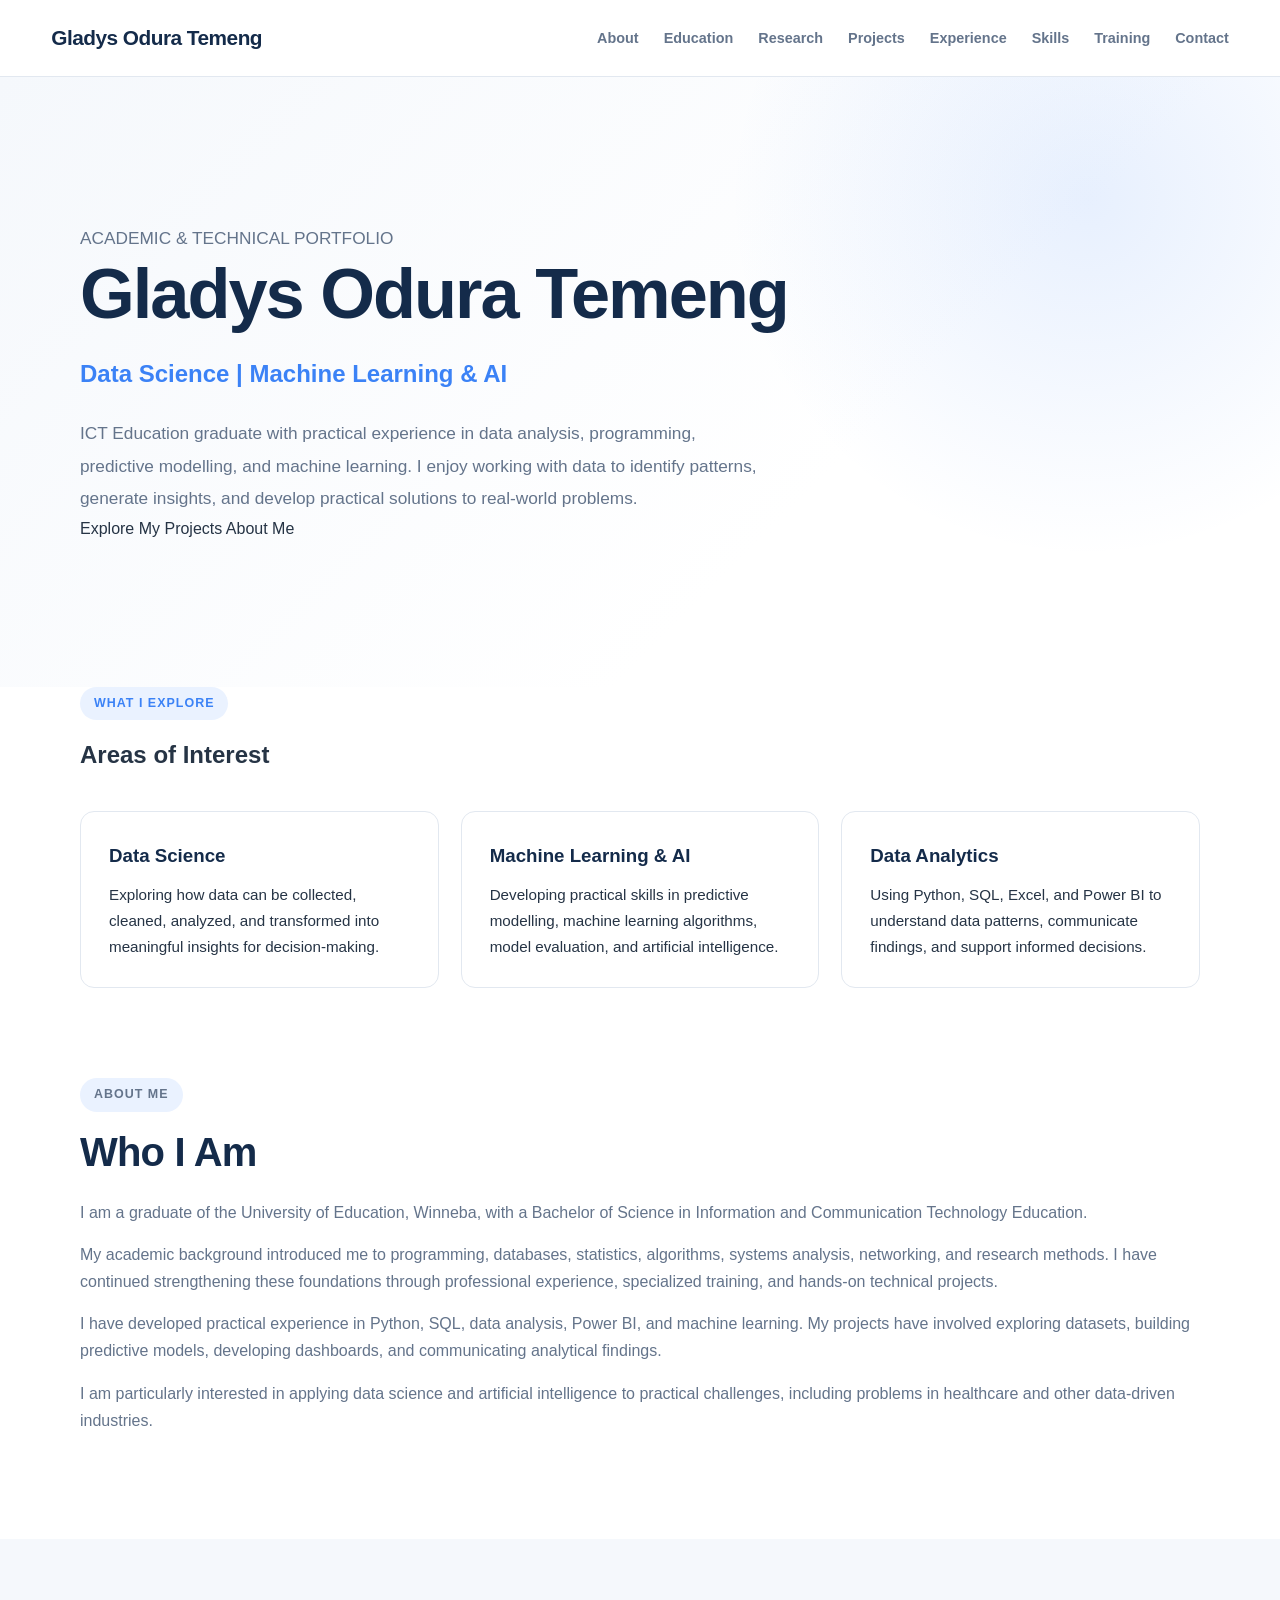
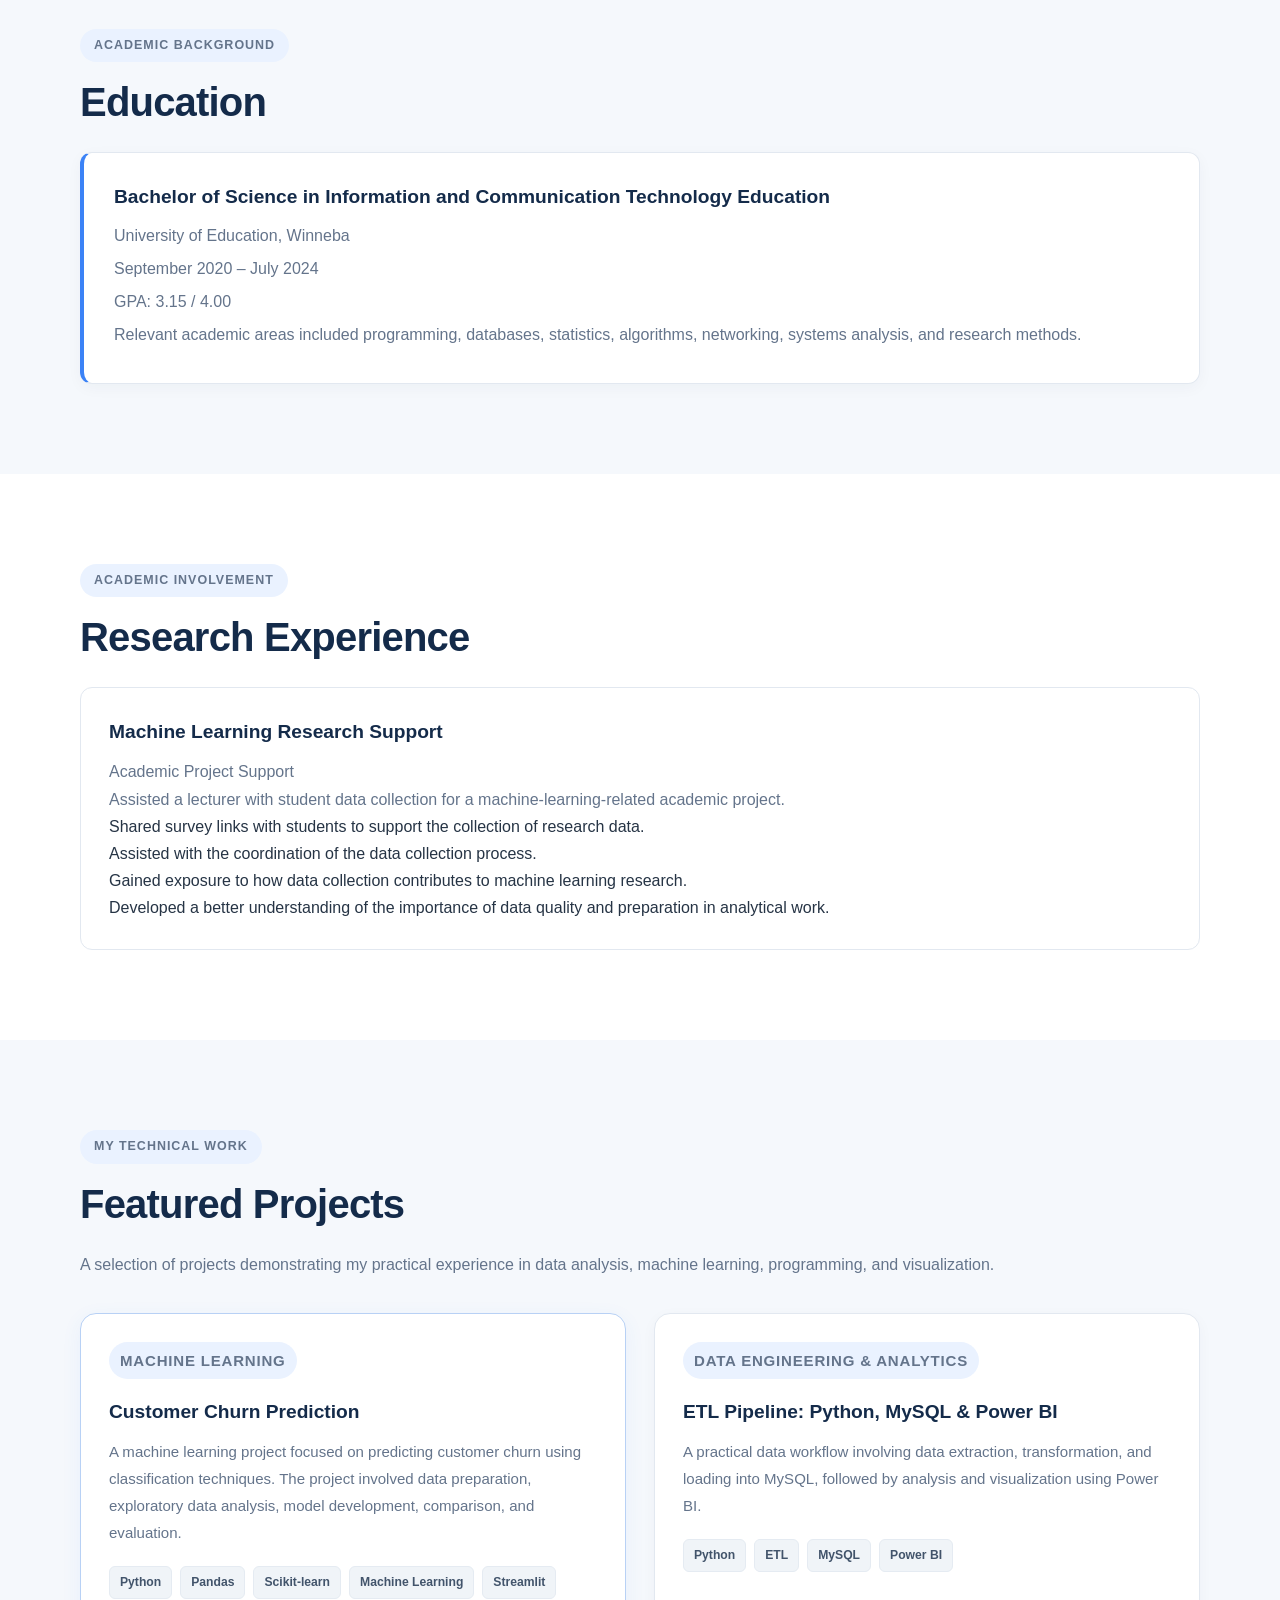
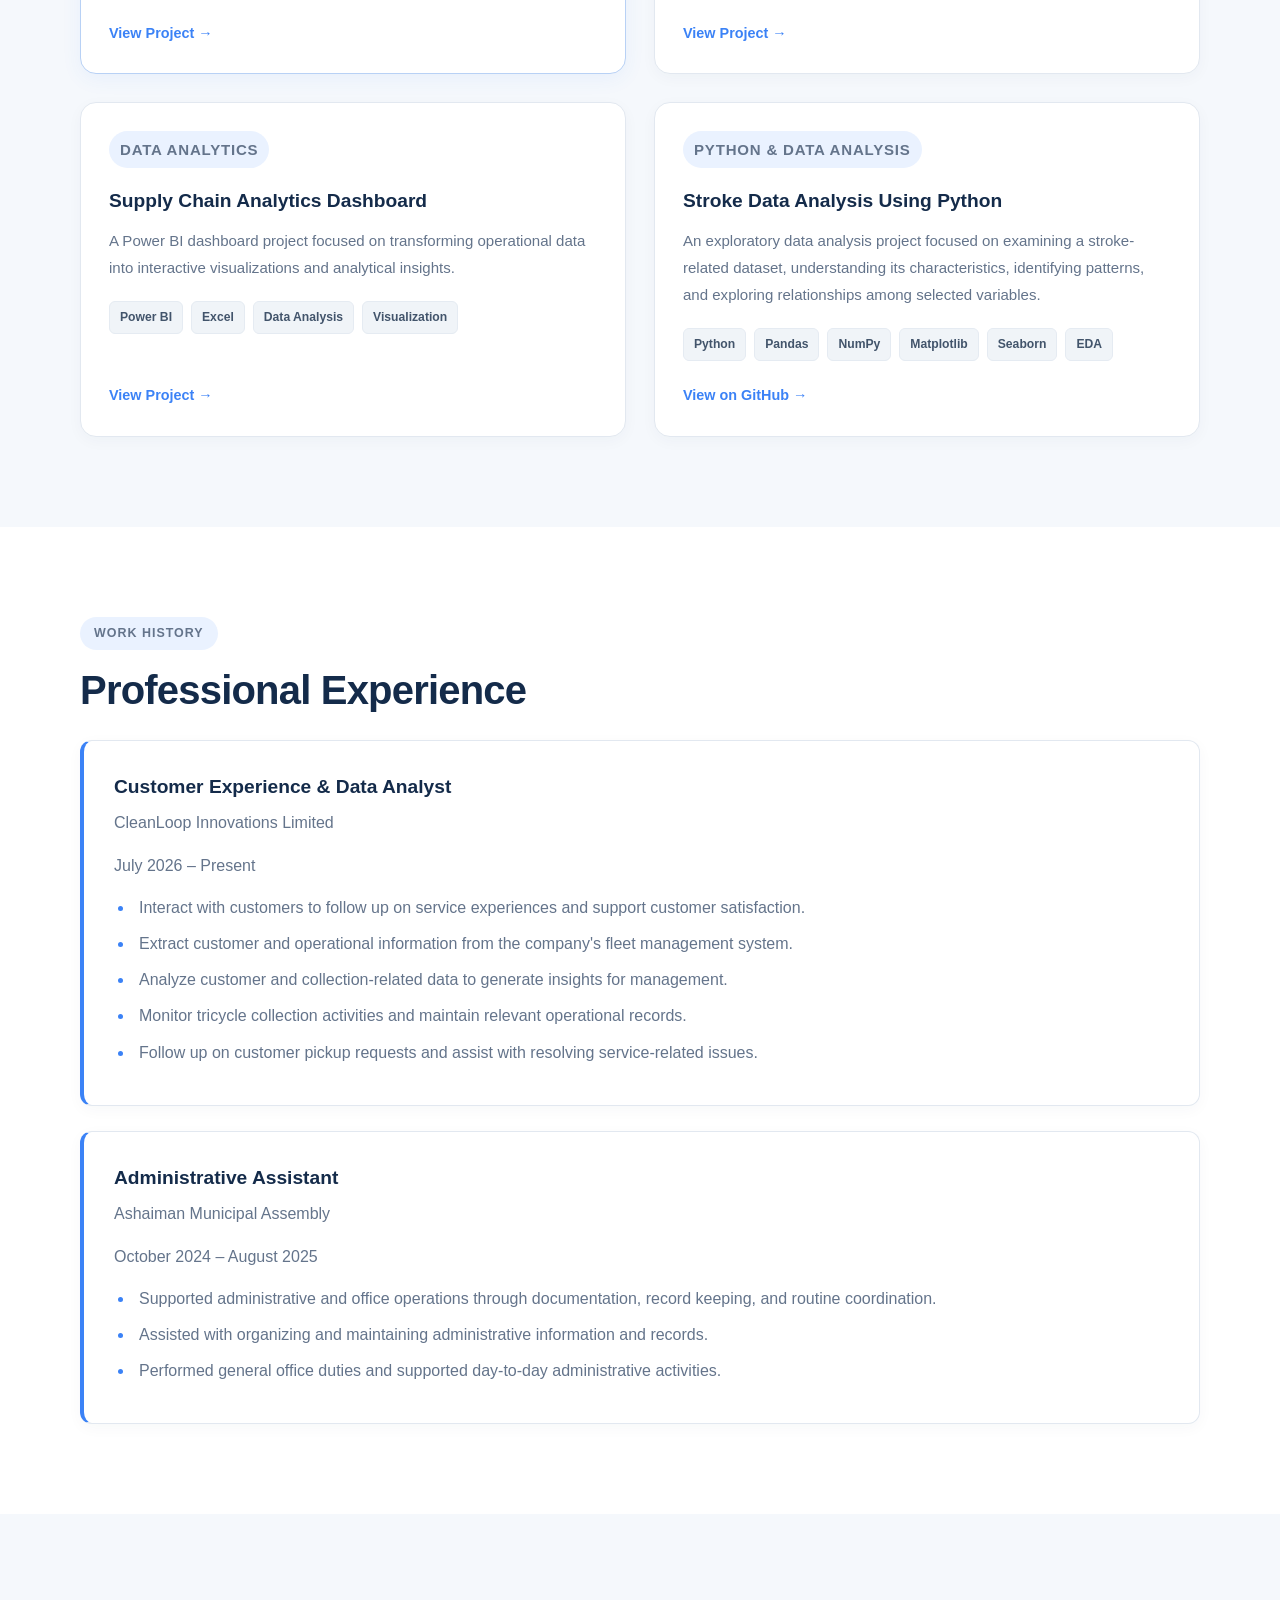
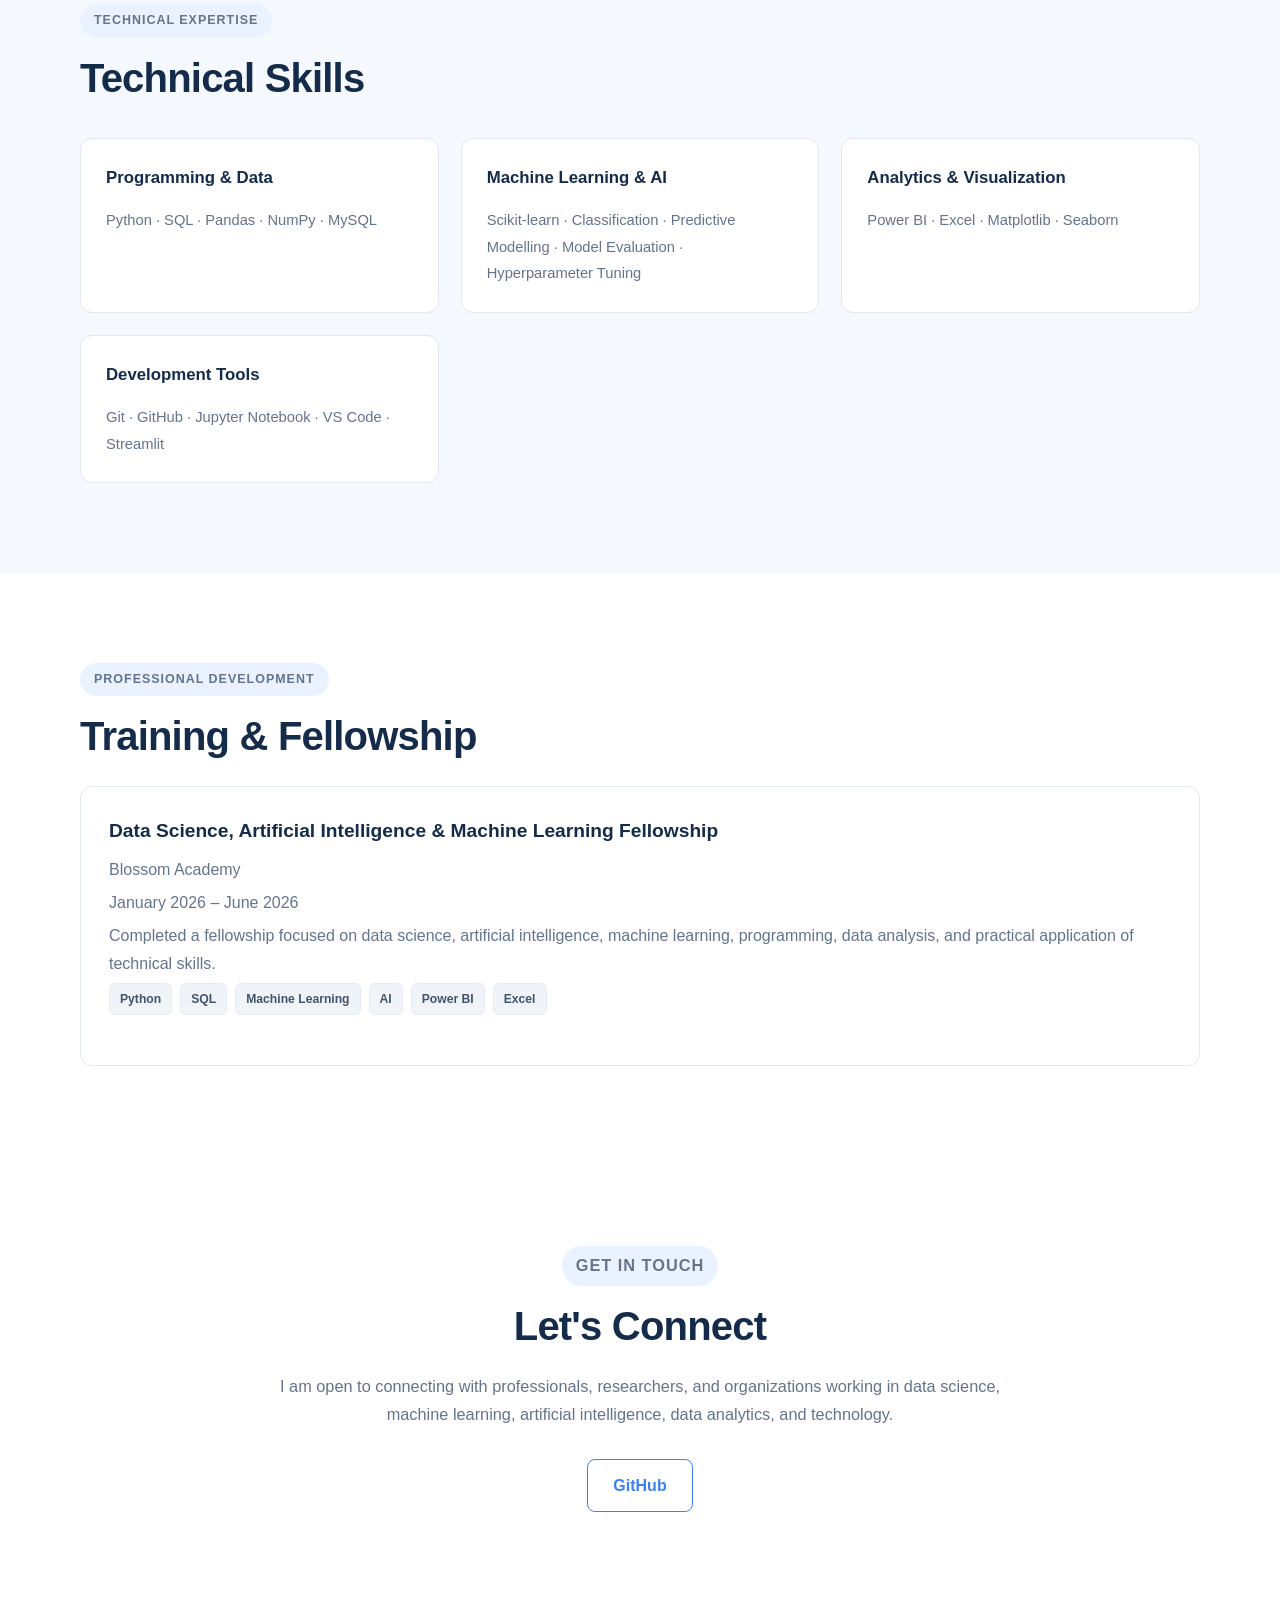
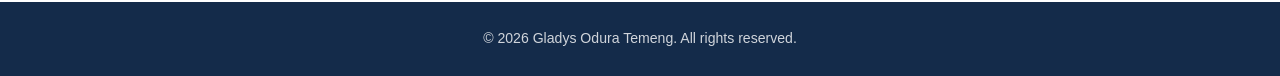
<file: index.html>
<!DOCTYPE html>
<html lang="en">
<head>
    <meta charset="UTF-8">
    <meta name="viewport" content="width=device-width, initial-scale=1.0">

    <title>Gladys Odura Temeng | Data Science & AI Portfolio</title>

    <meta name="description"
          content="Portfolio of Gladys Odura Temeng, showcasing projects and experience in data science, machine learning, AI, and data analytics.">

    <link rel="stylesheet" href="style.css">
</head>

<body>

    <!-- NAVIGATION -->
    <header class="navbar">
        <div class="container nav-container">

            <a href="#home" class="logo">
                Gladys Odura Temeng
            </a>

            <nav>
                <a href="#about">About</a>
                <a href="#education">Education</a>
                <a href="#research">Research</a>
                <a href="#projects">Projects</a>
                <a href="#experience">Experience</a>
                <a href="#skills">Skills</a>
                <a href="#training">Training</a>
                <a href="#contact">Contact</a>
            </nav>

        </div>
    </header>


    <main>

        <!-- HERO SECTION -->
        <section id="home" class="hero">
            <div class="container hero-content">

                <div class="hero-text">

                    <p class="intro-label">
                        ACADEMIC & TECHNICAL PORTFOLIO
                    </p>

                    <h1>
                        Gladys Odura Temeng
                    </h1>

                    <h2>
                        Data Science | Machine Learning & AI
                    </h2>

                    <p class="hero-description">
                        ICT Education graduate with practical experience in
                        data analysis, programming, predictive modelling,
                        and machine learning. I enjoy working with data to
                        identify patterns, generate insights, and develop
                        practical solutions to real-world problems.
                    </p>

                    <div class="hero-buttons">
                        <a href="#projects" class="btn primary-btn">
                            Explore My Projects
                        </a>

                        <a href="#about" class="btn secondary-btn">
                            About Me
                        </a>
                    </div>

                </div>

            </div>
        </section>


        <!-- AREAS OF INTEREST -->
        <section class="interests">
            <div class="container">

                <div class="section-heading">
                    <p class="section-label">WHAT I EXPLORE</p>
                    <h2>Areas of Interest</h2>
                </div>

                <div class="interest-grid">

                    <div class="interest-card">
                        <h3>Data Science</h3>
                        <p>
                            Exploring how data can be collected, cleaned,
                            analyzed, and transformed into meaningful
                            insights for decision-making.
                        </p>
                    </div>

                    <div class="interest-card">
                        <h3>Machine Learning & AI</h3>
                        <p>
                            Developing practical skills in predictive
                            modelling, machine learning algorithms,
                            model evaluation, and artificial intelligence.
                        </p>
                    </div>

                    <div class="interest-card">
                        <h3>Data Analytics</h3>
                        <p>
                            Using Python, SQL, Excel, and Power BI to
                            understand data patterns, communicate findings,
                            and support informed decisions.
                        </p>
                    </div>

                </div>

            </div>
        </section>


        <!-- ABOUT -->
        <section id="about" class="section">
            <div class="container">

                <p class="section-label">ABOUT ME</p>
                <h2>Who I Am</h2>

                <p>
                    I am a graduate of the University of Education,
                    Winneba, with a Bachelor of Science in Information
                    and Communication Technology Education.
                </p>

                <p>
                    My academic background introduced me to programming,
                    databases, statistics, algorithms, systems analysis,
                    networking, and research methods. I have continued
                    strengthening these foundations through professional
                    experience, specialized training, and hands-on
                    technical projects.
                </p>

                <p>
                    I have developed practical experience in Python,
                    SQL, data analysis, Power BI, and machine learning.
                    My projects have involved exploring datasets,
                    building predictive models, developing dashboards,
                    and communicating analytical findings.
                </p>

                <p>
                    I am particularly interested in applying data science
                    and artificial intelligence to practical challenges,
                    including problems in healthcare and other
                    data-driven industries.
                </p>

            </div>
        </section>


        <!-- EDUCATION -->
        <section id="education" class="section alternate">
            <div class="container">

                <p class="section-label">ACADEMIC BACKGROUND</p>
                <h2>Education</h2>

                <div class="education-card">

                    <h3>
                        Bachelor of Science in Information and
                        Communication Technology Education
                    </h3>

                    <p class="institution">
                        University of Education, Winneba
                    </p>

                    <p>
                        September 2020 – July 2024
                    </p>

                    <p>
                        GPA: 3.15 / 4.00
                    </p>

                    <p>
                        Relevant academic areas included programming,
                        databases, statistics, algorithms, networking,
                        systems analysis, and research methods.
                    </p>

                </div>

            </div>
        </section>


        <!-- RESEARCH EXPERIENCE -->
        <section id="research" class="section">
            <div class="container">

                <p class="section-label">ACADEMIC INVOLVEMENT</p>
                <h2>Research Experience</h2>

                <div class="research-card">

                    <h3>Machine Learning Research Support</h3>

                    <p class="institution">
                        Academic Project Support
                    </p>

                    <p>
                        Assisted a lecturer with student data collection
                        for a machine-learning-related academic project.
                    </p>

                    <ul>
                        <li>
                            Shared survey links with students to support
                            the collection of research data.
                        </li>

                        <li>
                            Assisted with the coordination of the
                            data collection process.
                        </li>

                        <li>
                            Gained exposure to how data collection
                            contributes to machine learning research.
                        </li>

                        <li>
                            Developed a better understanding of the
                            importance of data quality and preparation
                            in analytical work.
                        </li>
                    </ul>

                </div>

            </div>
        </section>


        <!-- PROJECTS -->
        <section id="projects" class="section alternate">
            <div class="container">

                <p class="section-label">MY TECHNICAL WORK</p>
                <h2>Featured Projects</h2>

                <p class="section-intro">
                    A selection of projects demonstrating my practical
                    experience in data analysis, machine learning,
                    programming, and visualization.
                </p>


                <div class="project-grid">

                    <!-- CUSTOMER CHURN -->
                    <article class="project-card featured-project">

                        <div class="project-content">

                            <p class="project-category">
                                MACHINE LEARNING
                            </p>

                            <h3>Customer Churn Prediction</h3>

                            <p>
                                A machine learning project focused on
                                predicting customer churn using
                                classification techniques. The project
                                involved data preparation, exploratory
                                data analysis, model development,
                                comparison, and evaluation.
                            </p>

                            <div class="tags">
                                <span>Python</span>
                                <span>Pandas</span>
                                <span>Scikit-learn</span>
                                <span>Machine Learning</span>
                                <span>Streamlit</span>
                            </div>

                            <a href="projects/churn.html"
                               class="project-link">
                                View Project →
                            </a>

                        </div>

                    </article>


                    <!-- ETL PROJECT -->
                    <article class="project-card">

                        <div class="project-content">

                            <p class="project-category">
                                DATA ENGINEERING & ANALYTICS
                            </p>

                            <h3>ETL Pipeline: Python, MySQL & Power BI</h3>

                            <p>
                                A practical data workflow involving data
                                extraction, transformation, and loading
                                into MySQL, followed by analysis and
                                visualization using Power BI.
                            </p>

                            <div class="tags">
                                <span>Python</span>
                                <span>ETL</span>
                                <span>MySQL</span>
                                <span>Power BI</span>
                            </div>

                            <a href="projects/etl.html"
                               class="project-link">
                                View Project →
                            </a>

                        </div>

                    </article>


                    <!-- SUPPLY CHAIN -->
                    <article class="project-card">

                        <div class="project-content">

                            <p class="project-category">
                                DATA ANALYTICS
                            </p>

                            <h3>Supply Chain Analytics Dashboard</h3>

                            <p>
                                A Power BI dashboard project focused on
                                transforming operational data into
                                interactive visualizations and
                                analytical insights.
                            </p>

                            <div class="tags">
                                <span>Power BI</span>
                                <span>Excel</span>
                                <span>Data Analysis</span>
                                <span>Visualization</span>
                            </div>

                            <a href="projects/supply-chain.html"
                               class="project-link">
                                View Project →
                            </a>

                        </div>

                    </article>


                    <!-- STROKE DATA ANALYSIS -->
                    <article class="project-card">

                        <div class="project-content">

                            <p class="project-category">
                                PYTHON & DATA ANALYSIS
                            </p>

                            <h3>Stroke Data Analysis Using Python</h3>

                            <p>
                                An exploratory data analysis project
                                focused on examining a stroke-related
                                dataset, understanding its characteristics,
                                identifying patterns, and exploring
                                relationships among selected variables.
                            </p>

                            <div class="tags">
                                <span>Python</span>
                                <span>Pandas</span>
                                <span>NumPy</span>
                                <span>Matplotlib</span>
                                <span>Seaborn</span>
                                <span>EDA</span>
                            </div>

                            <a href="https://github.com/GladysOduraTemeng/Stroke-Data-Analysis"
                               class="project-link"
                               target="_blank"
                               rel="noopener noreferrer">
                                View on GitHub →
                            </a>

                        </div>

                    </article>

                </div>

            </div>
        </section>


        <!-- PROFESSIONAL EXPERIENCE -->
        <section id="experience" class="section">
            <div class="container">

                <p class="section-label">WORK HISTORY</p>
                <h2>Professional Experience</h2>


                <!-- CURRENT POSITION -->
                <div class="experience-card">

                    <div class="experience-header">
                        <div>
                            <h3>Customer Experience & Data Analyst</h3>

                            <p class="institution">
                                CleanLoop Innovations Limited
                            </p>
                        </div>
                    </div>

                    <p class="experience-date">
                        July 2026 – Present
                    </p>

                    <ul class="experience-list">

                        <li>
                            Interact with customers to follow up on
                            service experiences and support customer
                            satisfaction.
                        </li>

                        <li>
                            Extract customer and operational information
                            from the company's fleet management system.
                        </li>

                        <li>
                            Analyze customer and collection-related data
                            to generate insights for management.
                        </li>

                        <li>
                            Monitor tricycle collection activities and
                            maintain relevant operational records.
                        </li>

                        <li>
                            Follow up on customer pickup requests and
                            assist with resolving service-related issues.
                        </li>

                    </ul>

                </div>


                <!-- ADMINISTRATIVE ASSISTANT -->
                <div class="experience-card">

                    <div class="experience-header">
                        <div>
                            <h3>Administrative Assistant</h3>

                            <p class="institution">
                                Ashaiman Municipal Assembly
                            </p>
                        </div>
                    </div>

                    <p class="experience-date">
                        October 2024 – August 2025
                    </p>

                    <ul class="experience-list">

                        <li>
                            Supported administrative and office operations
                            through documentation, record keeping, and
                            routine coordination.
                        </li>

                        <li>
                            Assisted with organizing and maintaining
                            administrative information and records.
                        </li>

                        <li>
                            Performed general office duties and supported
                            day-to-day administrative activities.
                        </li>

                    </ul>

                </div>

            </div>
        </section>


        <!-- TECHNICAL SKILLS -->
        <section id="skills" class="section alternate">
            <div class="container">

                <p class="section-label">TECHNICAL EXPERTISE</p>
                <h2>Technical Skills</h2>

                <div class="skills-grid">

                    <div class="skill-card">
                        <h3>Programming & Data</h3>
                        <p>
                            Python · SQL · Pandas · NumPy · MySQL
                        </p>
                    </div>

                    <div class="skill-card">
                        <h3>Machine Learning & AI</h3>
                        <p>
                            Scikit-learn · Classification · Predictive
                            Modelling · Model Evaluation ·
                            Hyperparameter Tuning
                        </p>
                    </div>

                    <div class="skill-card">
                        <h3>Analytics & Visualization</h3>
                        <p>
                            Power BI · Excel · Matplotlib · Seaborn
                        </p>
                    </div>

                    <div class="skill-card">
                        <h3>Development Tools</h3>
                        <p>
                            Git · GitHub · Jupyter Notebook · VS Code ·
                            Streamlit
                        </p>
                    </div>

                </div>

            </div>
        </section>


        <!-- TRAINING -->
        <section id="training" class="section">
            <div class="container">

                <p class="section-label">PROFESSIONAL DEVELOPMENT</p>
                <h2>Training & Fellowship</h2>

                <div class="training-card">

                    <h3>
                        Data Science, Artificial Intelligence &
                        Machine Learning Fellowship
                    </h3>

                    <p class="institution">
                        Blossom Academy
                    </p>

                    <p>
                        January 2026 – June 2026
                    </p>

                    <p>
                        Completed a fellowship focused on data science,
                        artificial intelligence, machine learning,
                        programming, data analysis, and practical
                        application of technical skills.
                    </p>

                    <div class="tags">
                        <span>Python</span>
                        <span>SQL</span>
                        <span>Machine Learning</span>
                        <span>AI</span>
                        <span>Power BI</span>
                        <span>Excel</span>
                    </div>

                </div>

            </div>
        </section>


        <!-- CONTACT -->
        <section id="contact" class="section contact-section">
            <div class="container">

                <p class="section-label">GET IN TOUCH</p>
                <h2>Let's Connect</h2>

                <p>
                    I am open to connecting with professionals,
                    researchers, and organizations working in data
                    science, machine learning, artificial intelligence,
                    data analytics, and technology.
                </p>

                <div class="contact-links">

                    <a href="https://github.com/GladysOduraTemeng"
                       target="_blank"
                       rel="noopener noreferrer">
                        GitHub
                    </a>

                </div>

            </div>
        </section>

    </main>


    <!-- FOOTER -->
    <footer>
        <div class="container">

            <p>
                © 2026 Gladys Odura Temeng. All rights reserved.
            </p>

        </div>
    </footer>

</body>
</html>
</file>
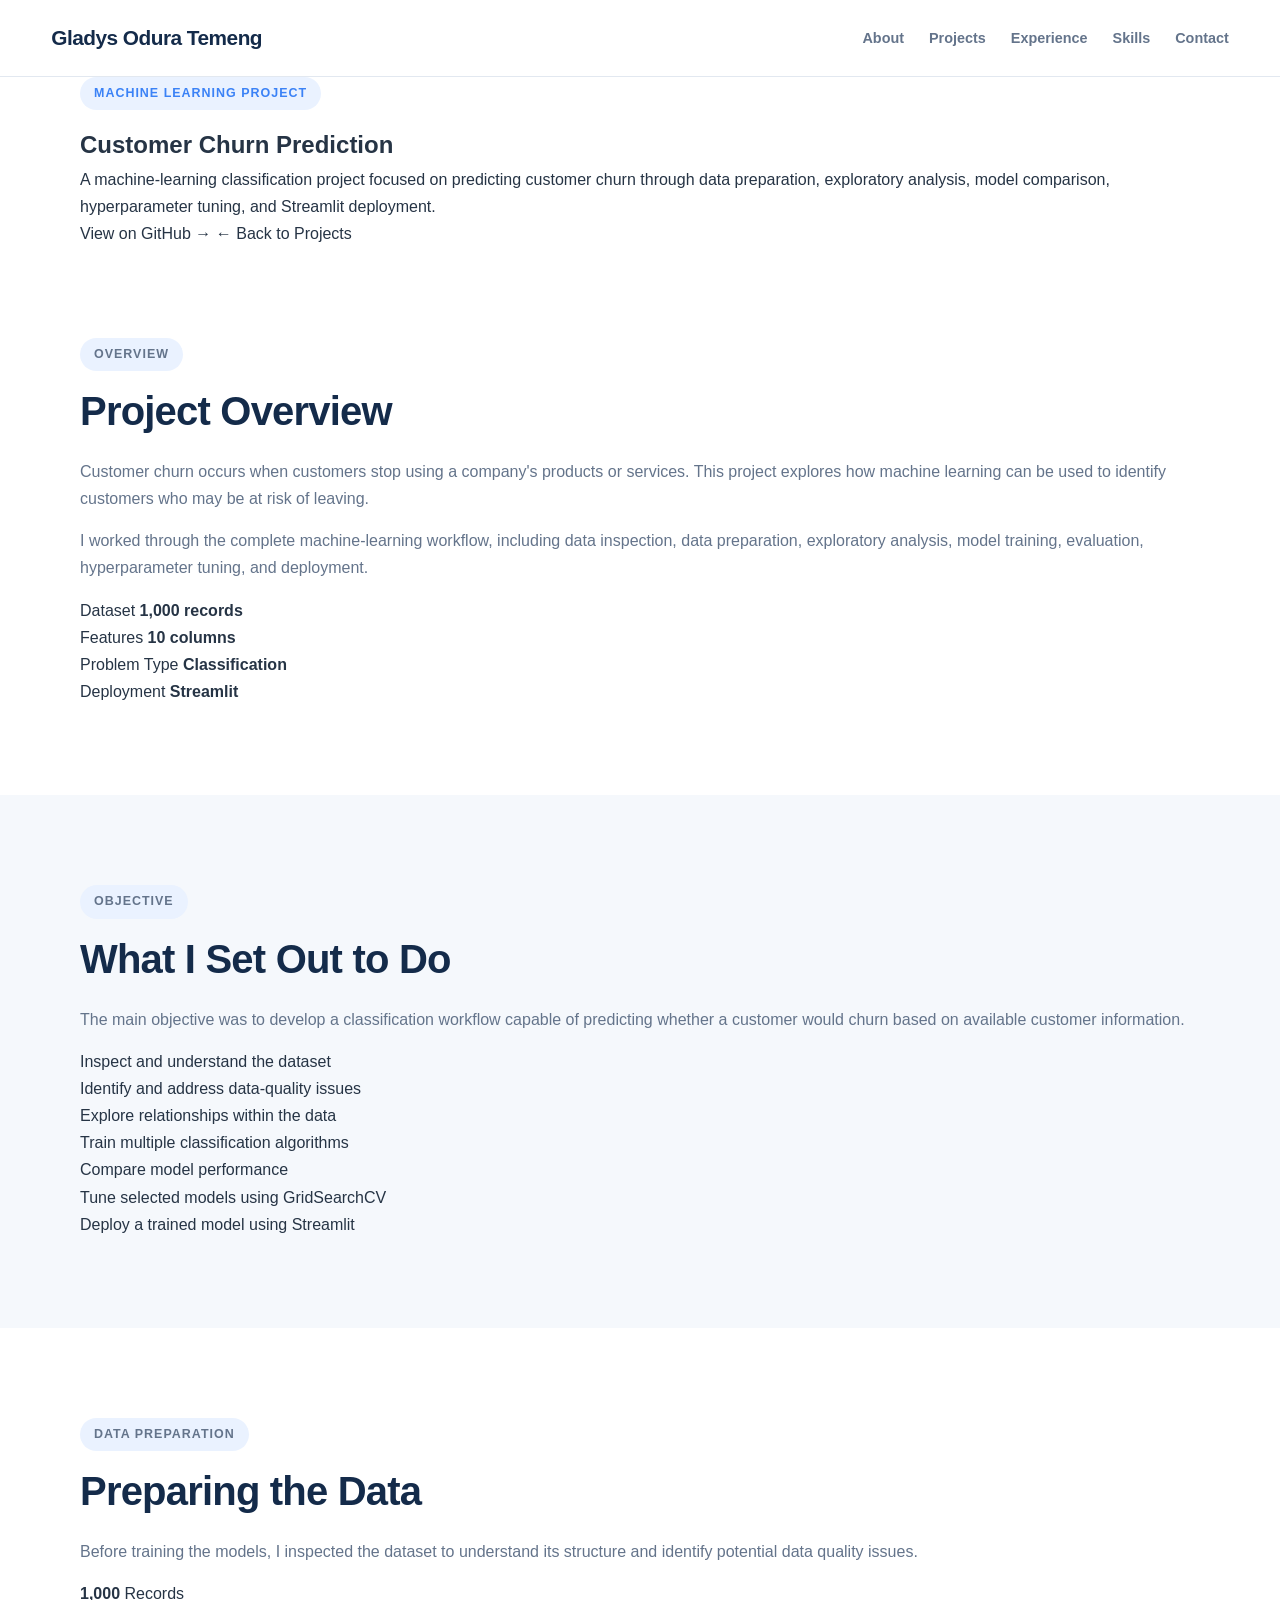
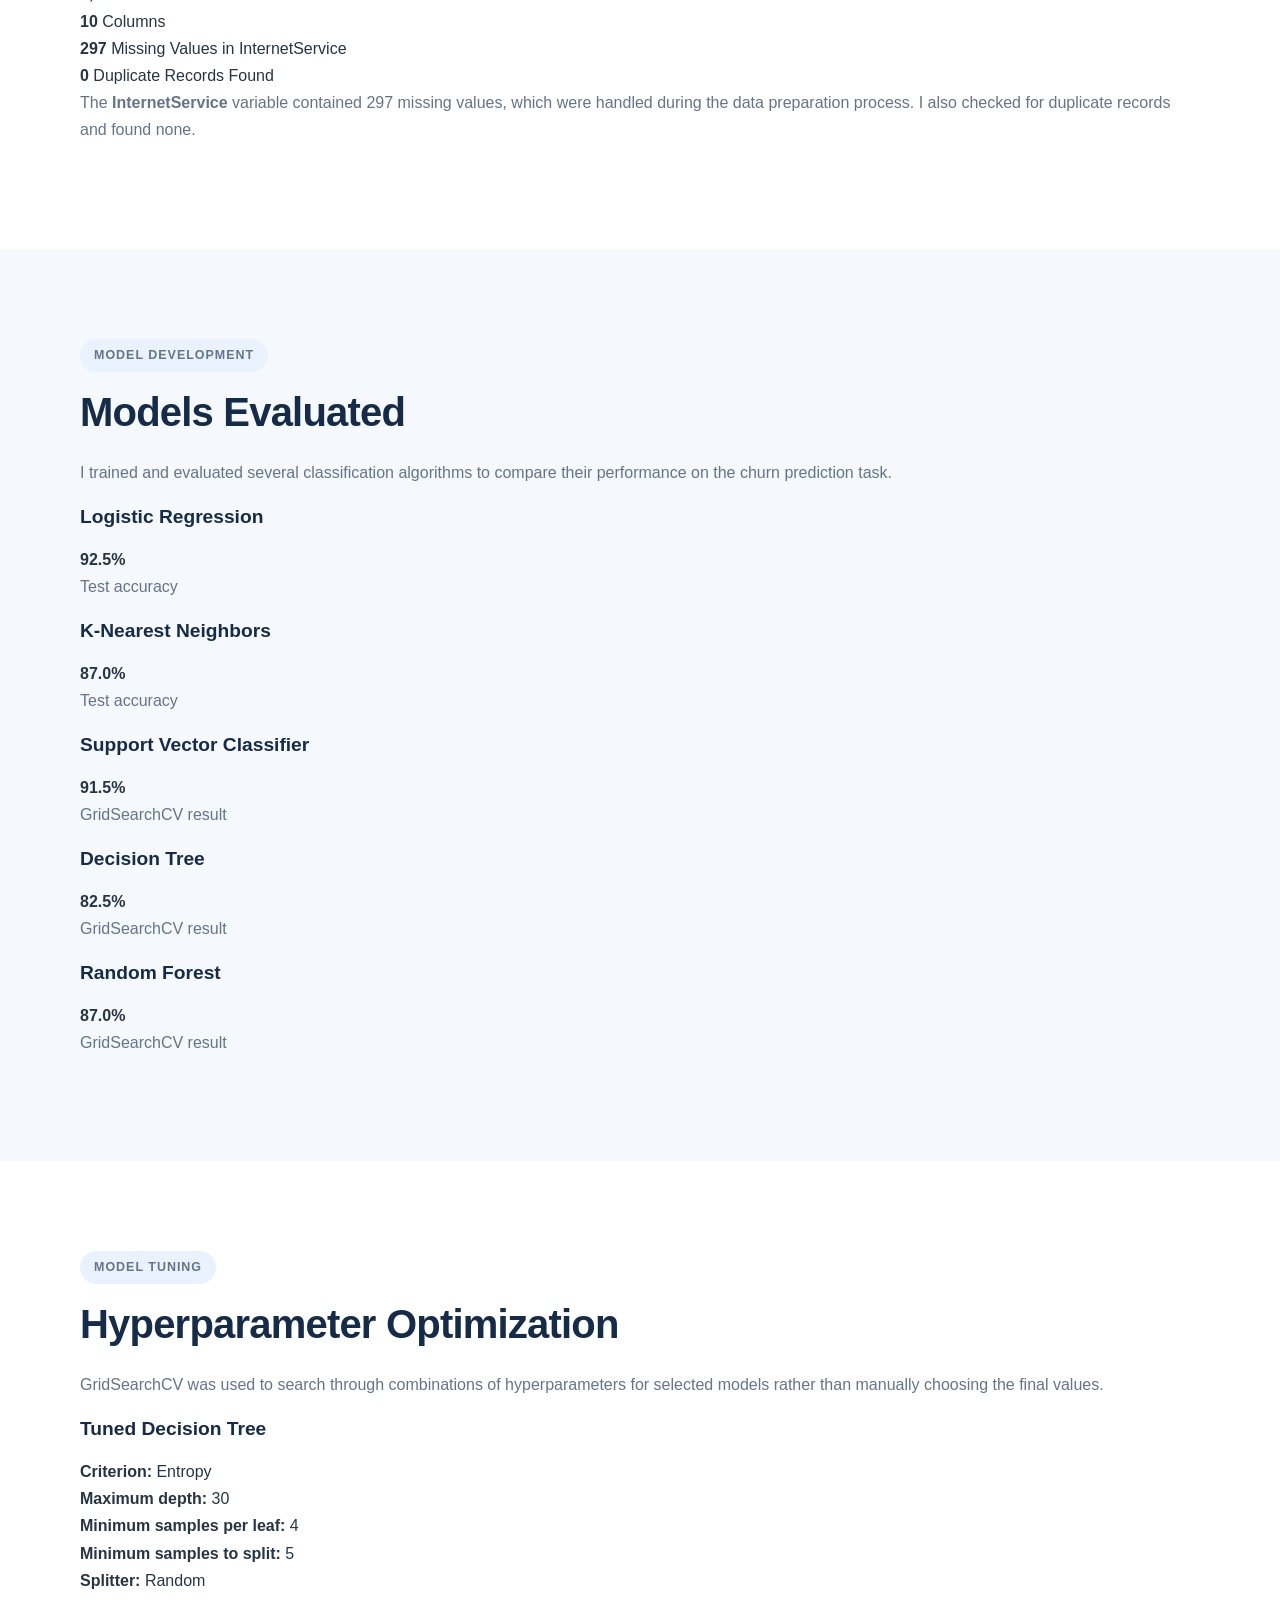
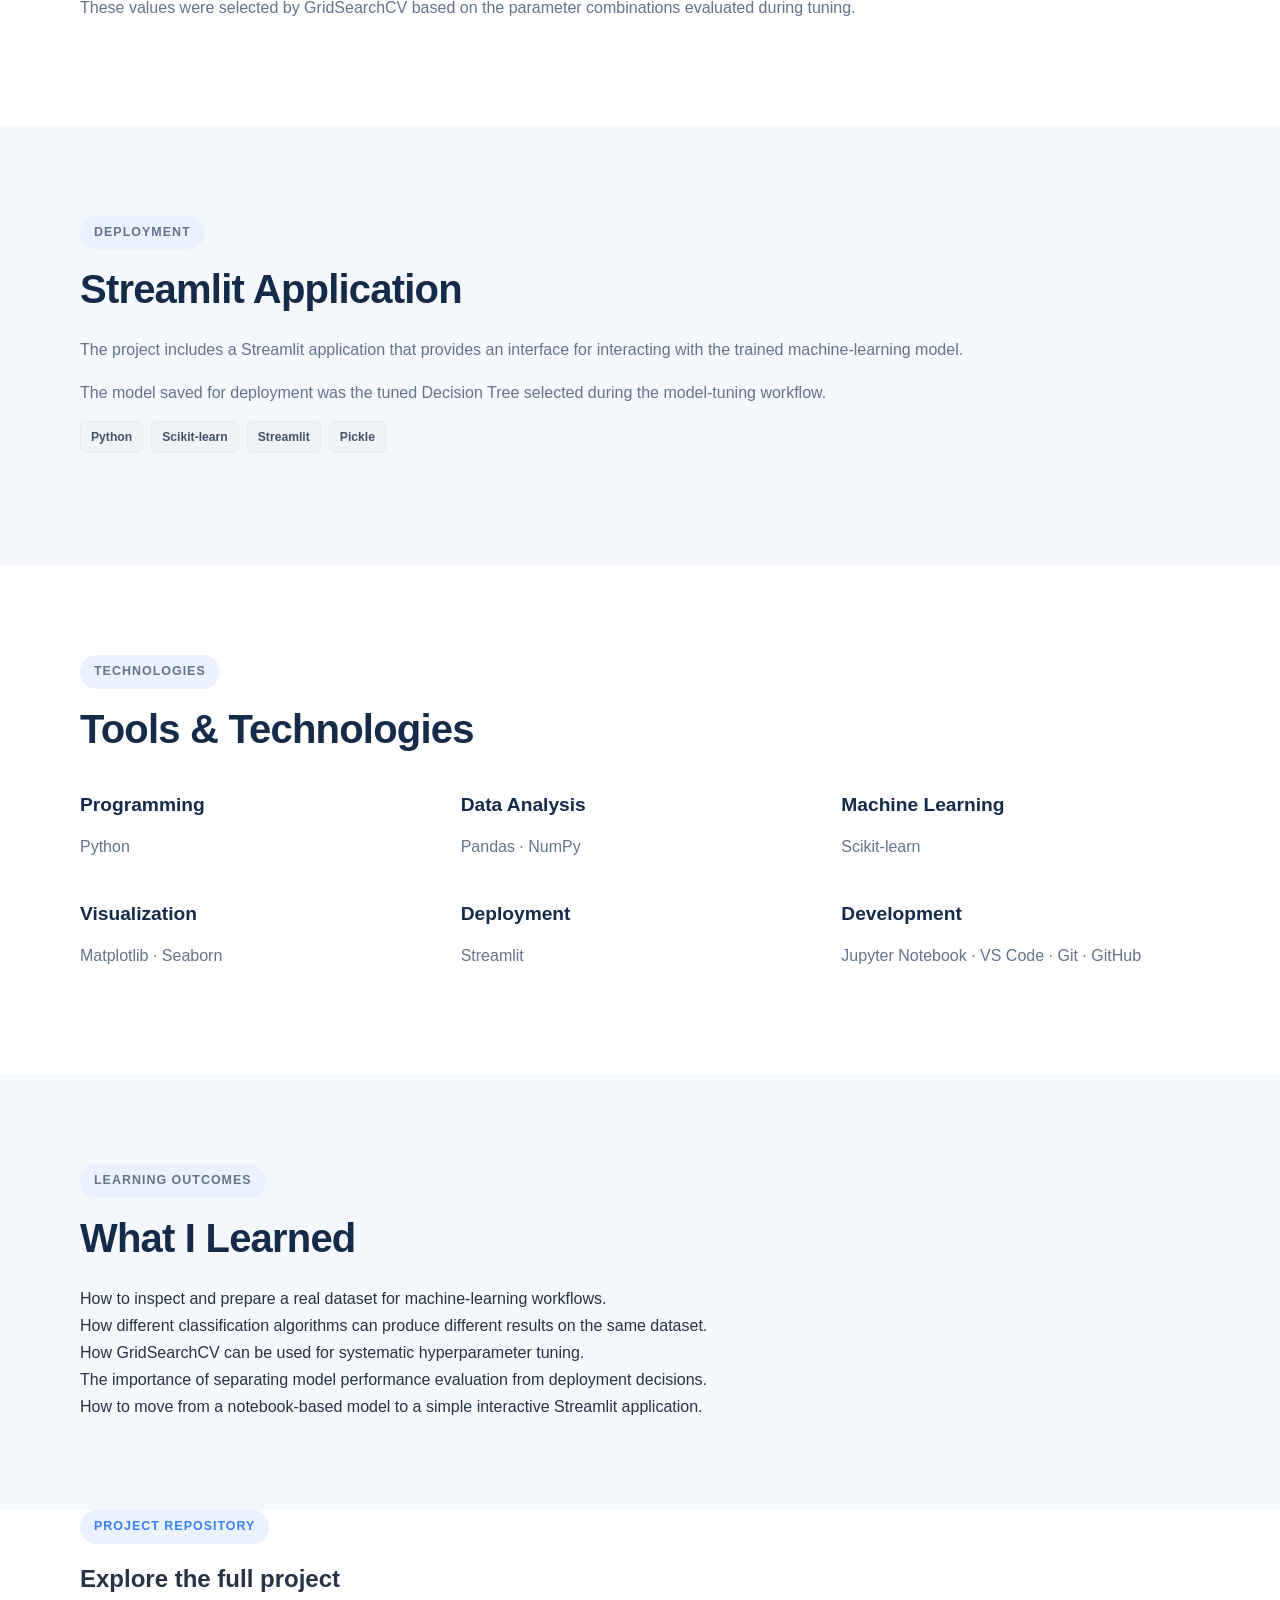
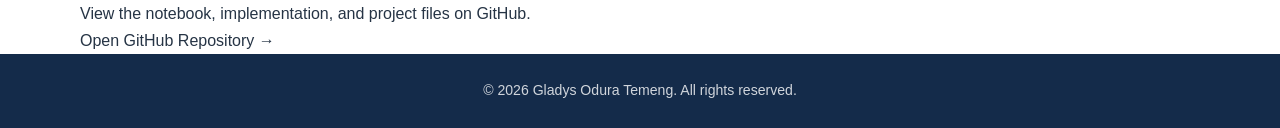
<file: projects/churn.html>
<!DOCTYPE html>
<html lang="en">
<head>
    <meta charset="UTF-8">
    <meta name="viewport" content="width=device-width, initial-scale=1.0">

    <title>Customer Churn Prediction | Gladys Odura Temeng</title>

    <meta name="description"
          content="Customer Churn Prediction machine learning project by Gladys Odura Temeng.">

    <link rel="stylesheet" href="../style.css">
</head>

<body>

    <!-- Navigation -->
    <header class="navbar">
        <div class="container nav-container">

            <a href="../index.html" class="logo">
                Gladys Odura Temeng
            </a>

            <nav>
                <a href="../index.html#about">About</a>
                <a href="../index.html#projects">Projects</a>
                <a href="../index.html#experience">Experience</a>
                <a href="../index.html#skills">Skills</a>
                <a href="../index.html#contact">Contact</a>
            </nav>

        </div>
    </header>


    <main>

        <!-- PROJECT HERO -->
        <section class="project-hero">

            <div class="container">

                <p class="section-label">
                    MACHINE LEARNING PROJECT
                </p>

                <h1>
                    Customer Churn Prediction
                </h1>

                <p class="project-hero-description">
                    A machine-learning classification project focused on
                    predicting customer churn through data preparation,
                    exploratory analysis, model comparison, hyperparameter
                    tuning, and Streamlit deployment.
                </p>

                <div class="project-actions">

                    <a
                        href="https://github.com/GladysOduraTemeng/customer-churn-prediction"
                        target="_blank"
                        rel="noopener noreferrer"
                        class="btn primary-btn"
                    >
                        View on GitHub →
                    </a>

                    <a
                        href="../index.html#projects"
                        class="btn secondary-btn"
                    >
                        ← Back to Projects
                    </a>

                </div>

            </div>

        </section>


        <!-- PROJECT OVERVIEW -->
        <section class="section">

            <div class="container">

                <div class="project-detail-grid">

                    <div>

                        <p class="section-label">
                            OVERVIEW
                        </p>

                        <h2>
                            Project Overview
                        </h2>

                        <p>
                            Customer churn occurs when customers stop using
                            a company's products or services. This project
                            explores how machine learning can be used to
                            identify customers who may be at risk of leaving.
                        </p>

                        <p>
                            I worked through the complete machine-learning
                            workflow, including data inspection, data
                            preparation, exploratory analysis, model training,
                            evaluation, hyperparameter tuning, and deployment.
                        </p>

                    </div>


                    <div class="project-info-card">

                        <div>
                            <span>Dataset</span>
                            <strong>1,000 records</strong>
                        </div>

                        <div>
                            <span>Features</span>
                            <strong>10 columns</strong>
                        </div>

                        <div>
                            <span>Problem Type</span>
                            <strong>Classification</strong>
                        </div>

                        <div>
                            <span>Deployment</span>
                            <strong>Streamlit</strong>
                        </div>

                    </div>

                </div>

            </div>

        </section>


        <!-- OBJECTIVE -->
        <section class="section alternate">

            <div class="container">

                <p class="section-label">
                    OBJECTIVE
                </p>

                <h2>
                    What I Set Out to Do
                </h2>

                <div class="detail-card">

                    <p>
                        The main objective was to develop a classification
                        workflow capable of predicting whether a customer
                        would churn based on available customer information.
                    </p>

                    <ul>

                        <li>
                            Inspect and understand the dataset
                        </li>

                        <li>
                            Identify and address data-quality issues
                        </li>

                        <li>
                            Explore relationships within the data
                        </li>

                        <li>
                            Train multiple classification algorithms
                        </li>

                        <li>
                            Compare model performance
                        </li>

                        <li>
                            Tune selected models using GridSearchCV
                        </li>

                        <li>
                            Deploy a trained model using Streamlit
                        </li>

                    </ul>

                </div>

            </div>

        </section>


        <!-- DATA PREPARATION -->
        <section class="section">

            <div class="container">

                <p class="section-label">
                    DATA PREPARATION
                </p>

                <h2>
                    Preparing the Data
                </h2>

                <p>
                    Before training the models, I inspected the dataset to
                    understand its structure and identify potential data
                    quality issues.
                </p>

                <div class="project-stats">

                    <div class="stat-card">
                        <strong>1,000</strong>
                        <span>Records</span>
                    </div>

                    <div class="stat-card">
                        <strong>10</strong>
                        <span>Columns</span>
                    </div>

                    <div class="stat-card">
                        <strong>297</strong>
                        <span>Missing Values in InternetService</span>
                    </div>

                    <div class="stat-card">
                        <strong>0</strong>
                        <span>Duplicate Records Found</span>
                    </div>

                </div>

                <p>
                    The <strong>InternetService</strong> variable contained
                    297 missing values, which were handled during the data
                    preparation process. I also checked for duplicate records
                    and found none.
                </p>

            </div>

        </section>


        <!-- MODELS -->
        <section class="section alternate">

            <div class="container">

                <p class="section-label">
                    MODEL DEVELOPMENT
                </p>

                <h2>
                    Models Evaluated
                </h2>

                <p>
                    I trained and evaluated several classification algorithms
                    to compare their performance on the churn prediction task.
                </p>


                <div class="model-grid">

                    <div class="model-card">

                        <h3>
                            Logistic Regression
                        </h3>

                        <strong>
                            92.5%
                        </strong>

                        <p>
                            Test accuracy
                        </p>

                    </div>


                    <div class="model-card">

                        <h3>
                            K-Nearest Neighbors
                        </h3>

                        <strong>
                            87.0%
                        </strong>

                        <p>
                            Test accuracy
                        </p>

                    </div>


                    <div class="model-card">

                        <h3>
                            Support Vector Classifier
                        </h3>

                        <strong>
                            91.5%
                        </strong>

                        <p>
                            GridSearchCV result
                        </p>

                    </div>


                    <div class="model-card">

                        <h3>
                            Decision Tree
                        </h3>

                        <strong>
                            82.5%
                        </strong>

                        <p>
                            GridSearchCV result
                        </p>

                    </div>


                    <div class="model-card">

                        <h3>
                            Random Forest
                        </h3>

                        <strong>
                            87.0%
                        </strong>

                        <p>
                            GridSearchCV result
                        </p>

                    </div>

                </div>

            </div>

        </section>


        <!-- HYPERPARAMETER TUNING -->
        <section class="section">

            <div class="container">

                <p class="section-label">
                    MODEL TUNING
                </p>

                <h2>
                    Hyperparameter Optimization
                </h2>

                <p>
                    GridSearchCV was used to search through combinations of
                    hyperparameters for selected models rather than manually
                    choosing the final values.
                </p>


                <div class="detail-card">

                    <h3>
                        Tuned Decision Tree
                    </h3>

                    <ul>

                        <li>
                            <strong>Criterion:</strong> Entropy
                        </li>

                        <li>
                            <strong>Maximum depth:</strong> 30
                        </li>

                        <li>
                            <strong>Minimum samples per leaf:</strong> 4
                        </li>

                        <li>
                            <strong>Minimum samples to split:</strong> 5
                        </li>

                        <li>
                            <strong>Splitter:</strong> Random
                        </li>

                    </ul>

                    <p>
                        These values were selected by GridSearchCV based on
                        the parameter combinations evaluated during tuning.
                    </p>

                </div>

            </div>

        </section>


        <!-- DEPLOYMENT -->
        <section class="section alternate">

            <div class="container">

                <p class="section-label">
                    DEPLOYMENT
                </p>

                <h2>
                    Streamlit Application
                </h2>

                <p>
                    The project includes a Streamlit application that
                    provides an interface for interacting with the trained
                    machine-learning model.
                </p>

                <p>
                    The model saved for deployment was the tuned Decision Tree
                    selected during the model-tuning workflow.
                </p>

                <div class="tags">

                    <span>Python</span>
                    <span>Scikit-learn</span>
                    <span>Streamlit</span>
                    <span>Pickle</span>

                </div>

            </div>

        </section>


        <!-- TECHNOLOGIES -->
        <section class="section">

            <div class="container">

                <p class="section-label">
                    TECHNOLOGIES
                </p>

                <h2>
                    Tools & Technologies
                </h2>

                <div class="skills-grid">

                    <div>
                        <h3>Programming</h3>
                        <p>Python</p>
                    </div>

                    <div>
                        <h3>Data Analysis</h3>
                        <p>Pandas · NumPy</p>
                    </div>

                    <div>
                        <h3>Machine Learning</h3>
                        <p>Scikit-learn</p>
                    </div>

                    <div>
                        <h3>Visualization</h3>
                        <p>Matplotlib · Seaborn</p>
                    </div>

                    <div>
                        <h3>Deployment</h3>
                        <p>Streamlit</p>
                    </div>

                    <div>
                        <h3>Development</h3>
                        <p>Jupyter Notebook · VS Code · Git · GitHub</p>
                    </div>

                </div>

            </div>

        </section>


        <!-- LEARNING -->
        <section class="section alternate">

            <div class="container">

                <p class="section-label">
                    LEARNING OUTCOMES
                </p>

                <h2>
                    What I Learned
                </h2>

                <div class="detail-card">

                    <ul>

                        <li>
                            How to inspect and prepare a real dataset for
                            machine-learning workflows.
                        </li>

                        <li>
                            How different classification algorithms can
                            produce different results on the same dataset.
                        </li>

                        <li>
                            How GridSearchCV can be used for systematic
                            hyperparameter tuning.
                        </li>

                        <li>
                            The importance of separating model performance
                            evaluation from deployment decisions.
                        </li>

                        <li>
                            How to move from a notebook-based model to a
                            simple interactive Streamlit application.
                        </li>

                    </ul>

                </div>

            </div>

        </section>


        <!-- FINAL CTA -->
        <section class="project-final">

            <div class="container">

                <p class="section-label">
                    PROJECT REPOSITORY
                </p>

                <h2>
                    Explore the full project
                </h2>

                <p>
                    View the notebook, implementation, and project files
                    on GitHub.
                </p>

                <a
                    href="https://github.com/GladysOduraTemeng/customer-churn-prediction"
                    target="_blank"
                    rel="noopener noreferrer"
                    class="btn primary-btn"
                >
                    Open GitHub Repository →
                </a>

            </div>

        </section>

    </main>


    <footer>

        <div class="container">

            <p>
                © 2026 Gladys Odura Temeng. All rights reserved.
            </p>

        </div>

    </footer>

</body>
</html>
</file>
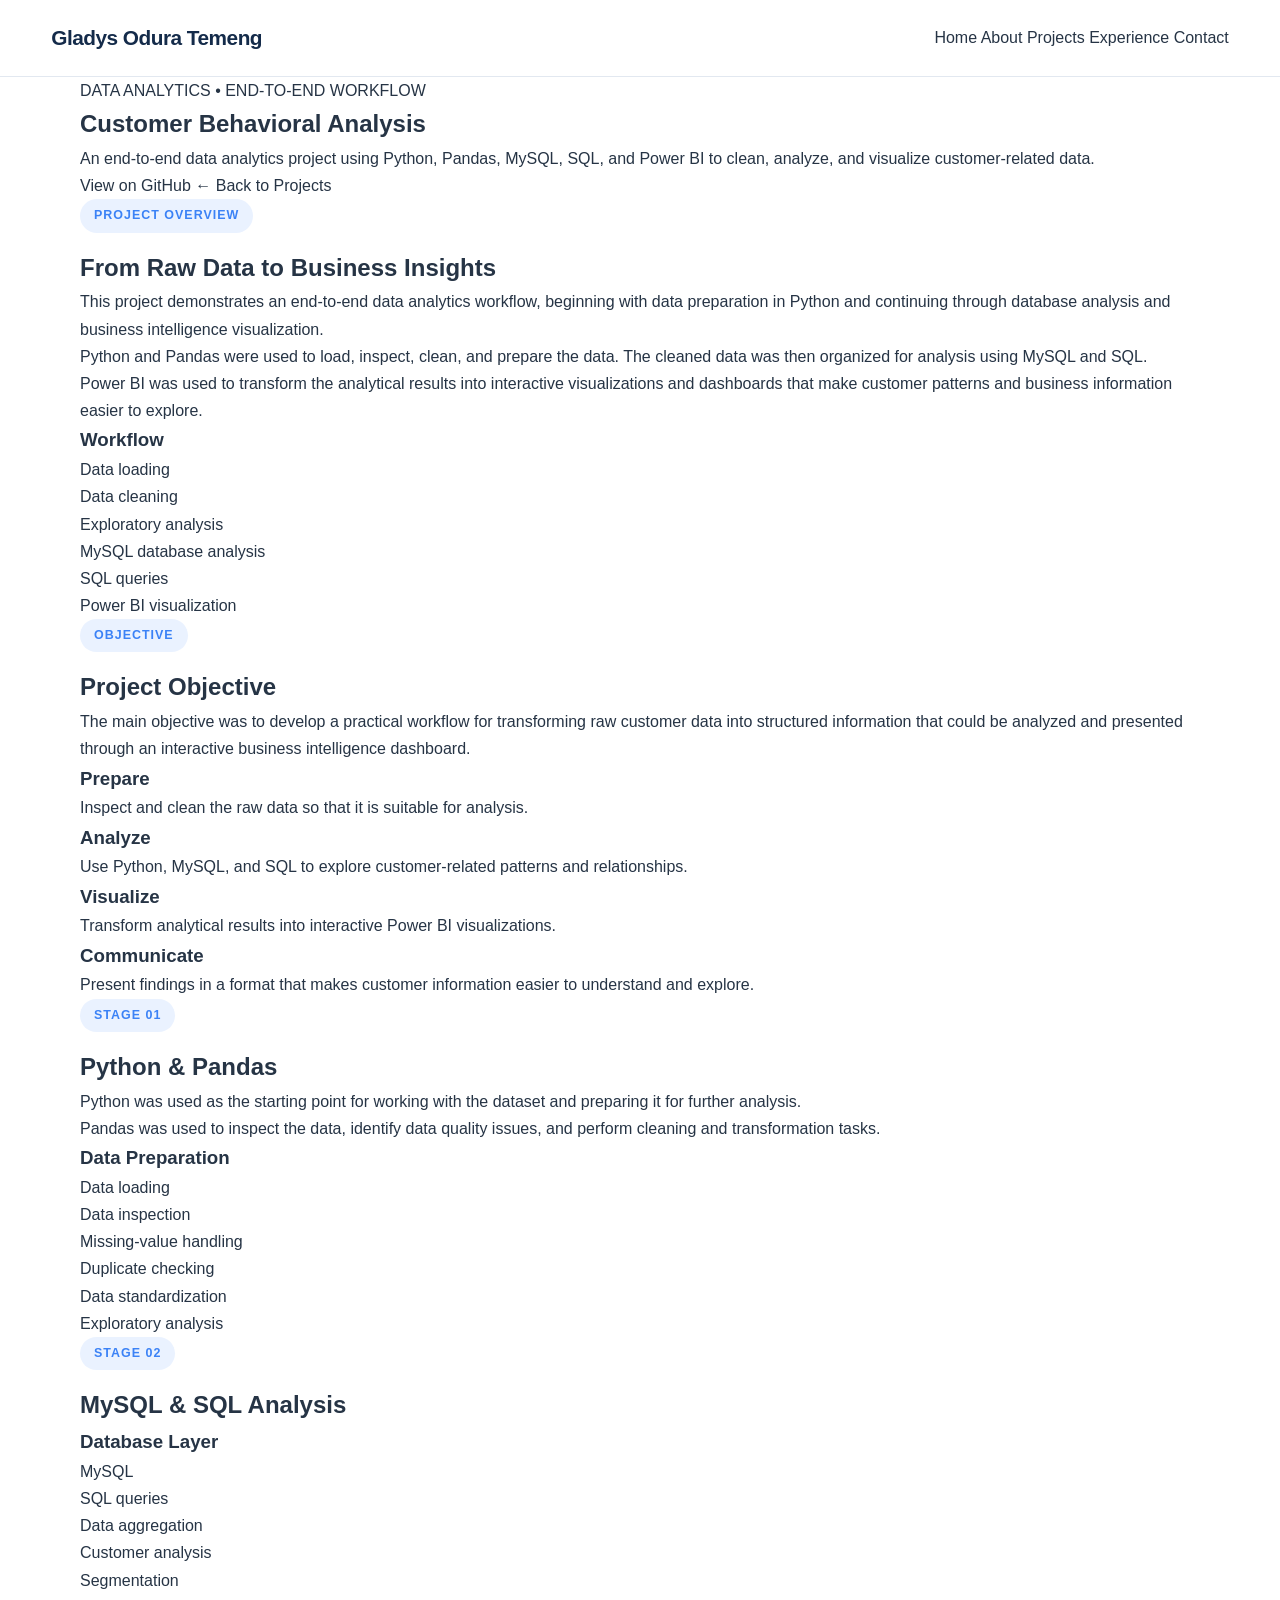
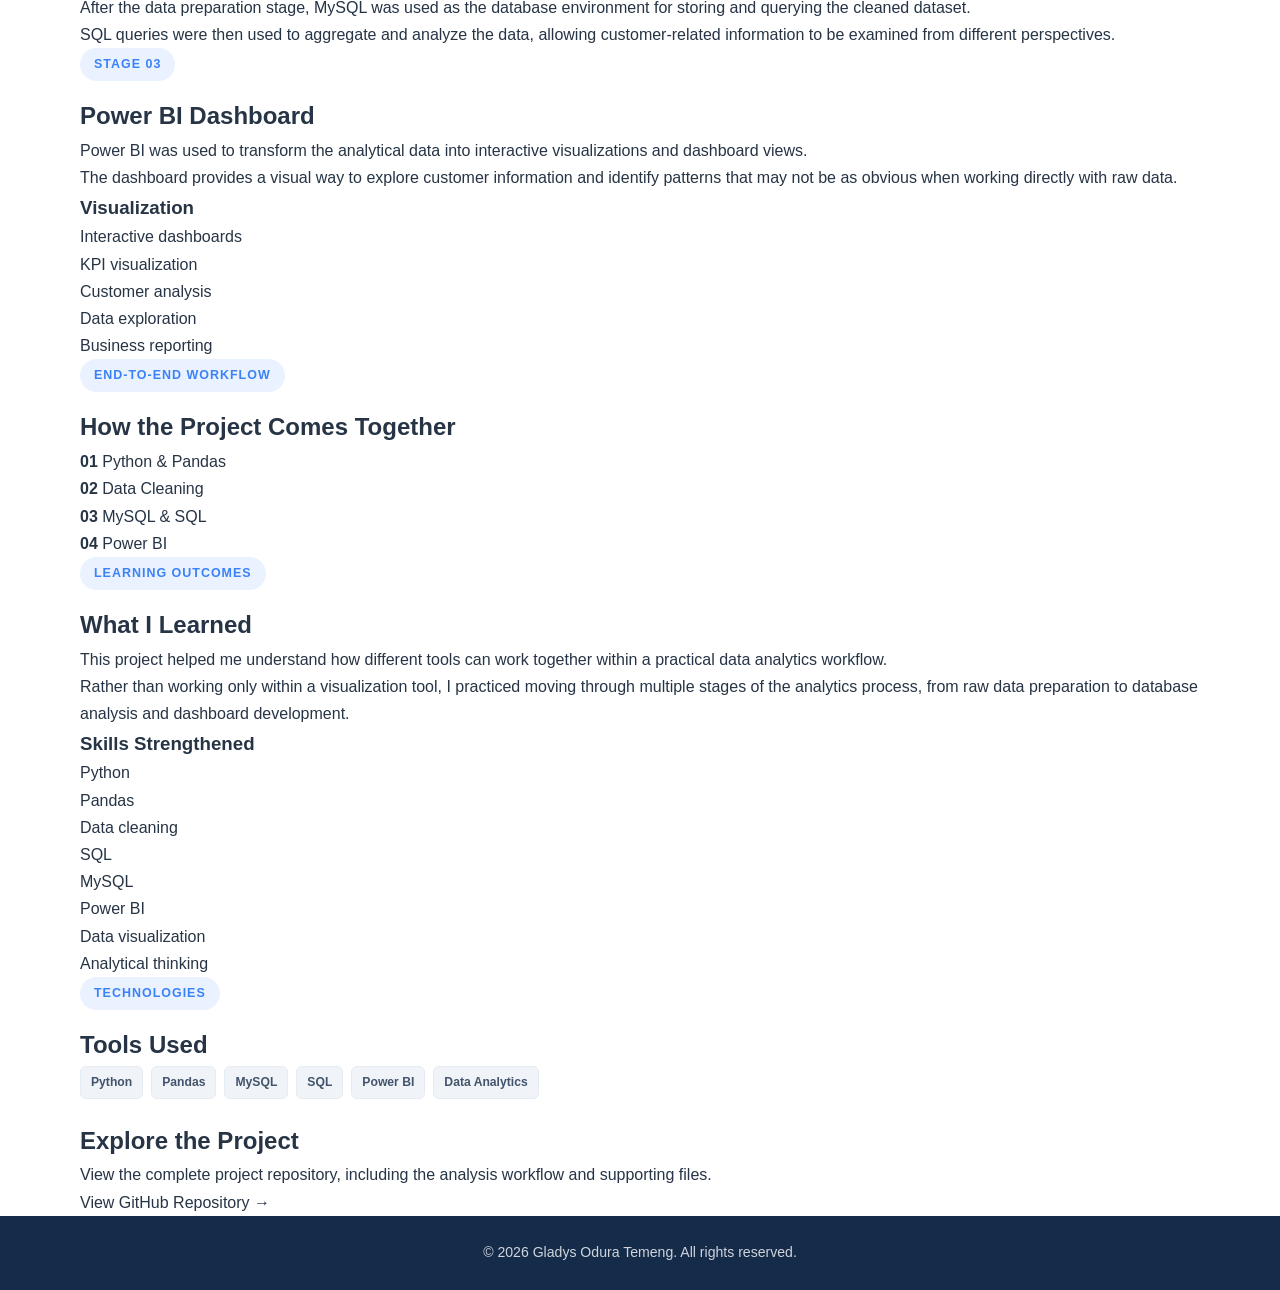
<file: projects/customer-behavior.html>
<!DOCTYPE html>
<html lang="en">
<head>
    <meta charset="UTF-8">
    <meta name="viewport" content="width=device-width, initial-scale=1.0">

    <title>Customer Behavioral Analysis | Gladys Odura Temeng</title>

    <meta
        name="description"
        content="Customer Behavioral Analysis project using Python, Pandas, MySQL, SQL, and Power BI."
    >

    <link rel="stylesheet" href="../style.css">
</head>

<body>

    <!-- Navigation -->
    <nav class="navbar">
        <div class="nav-container">
            <a href="../index.html" class="logo">Gladys Odura Temeng</a>

            <div class="nav-links">
                <a href="../index.html">Home</a>
                <a href="../index.html#about">About</a>
                <a href="../index.html#projects">Projects</a>
                <a href="../index.html#experience">Experience</a>
                <a href="../index.html#contact">Contact</a>
            </div>
        </div>
    </nav>


    <!-- Project Hero -->
    <section class="project-hero">
        <div class="container">

            <p class="project-type">DATA ANALYTICS • END-TO-END WORKFLOW</p>

            <h1>Customer Behavioral Analysis</h1>

            <p class="project-hero-text">
                An end-to-end data analytics project using Python, Pandas,
                MySQL, SQL, and Power BI to clean, analyze, and visualize
                customer-related data.
            </p>

            <div class="project-actions">

                <a
                    href="https://github.com/GladysOduraTemeng/customer-behavioral-analysis"
                    class="btn primary-btn"
                    target="_blank"
                >
                    View on GitHub
                </a>

                <a
                    href="../index.html#projects"
                    class="btn secondary-btn"
                >
                    ← Back to Projects
                </a>

            </div>

        </div>
    </section>


    <!-- Overview -->
    <section class="project-section">
        <div class="container">

            <div class="section-heading">
                <p class="section-label">PROJECT OVERVIEW</p>
                <h2>From Raw Data to Business Insights</h2>
            </div>

            <div class="project-detail-grid">

                <div>

                    <p>
                        This project demonstrates an end-to-end data analytics
                        workflow, beginning with data preparation in Python
                        and continuing through database analysis and business
                        intelligence visualization.
                    </p>

                    <p>
                        Python and Pandas were used to load, inspect, clean,
                        and prepare the data. The cleaned data was then
                        organized for analysis using MySQL and SQL.
                    </p>

                    <p>
                        Power BI was used to transform the analytical results
                        into interactive visualizations and dashboards that
                        make customer patterns and business information easier
                        to explore.
                    </p>

                </div>


                <div class="project-info-card">

                    <h3>Workflow</h3>

                    <ul>
                        <li>Data loading</li>
                        <li>Data cleaning</li>
                        <li>Exploratory analysis</li>
                        <li>MySQL database analysis</li>
                        <li>SQL queries</li>
                        <li>Power BI visualization</li>
                    </ul>

                </div>

            </div>

        </div>
    </section>


    <!-- Objective -->
    <section class="project-section alternate-section">
        <div class="container">

            <div class="section-heading">
                <p class="section-label">OBJECTIVE</p>
                <h2>Project Objective</h2>
            </div>

            <p>
                The main objective was to develop a practical workflow for
                transforming raw customer data into structured information
                that could be analyzed and presented through an interactive
                business intelligence dashboard.
            </p>

            <div class="model-grid">

                <div class="model-card">

                    <h3>Prepare</h3>

                    <p>
                        Inspect and clean the raw data so that it is suitable
                        for analysis.
                    </p>

                </div>


                <div class="model-card">

                    <h3>Analyze</h3>

                    <p>
                        Use Python, MySQL, and SQL to explore customer-related
                        patterns and relationships.
                    </p>

                </div>


                <div class="model-card">

                    <h3>Visualize</h3>

                    <p>
                        Transform analytical results into interactive
                        Power BI visualizations.
                    </p>

                </div>


                <div class="model-card">

                    <h3>Communicate</h3>

                    <p>
                        Present findings in a format that makes customer
                        information easier to understand and explore.
                    </p>

                </div>

            </div>

        </div>
    </section>


    <!-- Python -->
    <section class="project-section">
        <div class="container">

            <div class="section-heading">
                <p class="section-label">STAGE 01</p>
                <h2>Python & Pandas</h2>
            </div>

            <div class="project-detail-grid">

                <div>

                    <p>
                        Python was used as the starting point for working with
                        the dataset and preparing it for further analysis.
                    </p>

                    <p>
                        Pandas was used to inspect the data, identify data
                        quality issues, and perform cleaning and transformation
                        tasks.
                    </p>

                </div>


                <div class="project-info-card">

                    <h3>Data Preparation</h3>

                    <ul>
                        <li>Data loading</li>
                        <li>Data inspection</li>
                        <li>Missing-value handling</li>
                        <li>Duplicate checking</li>
                        <li>Data standardization</li>
                        <li>Exploratory analysis</li>
                    </ul>

                </div>

            </div>

        </div>
    </section>


    <!-- MySQL -->
    <section class="project-section alternate-section">
        <div class="container">

            <div class="section-heading">
                <p class="section-label">STAGE 02</p>
                <h2>MySQL & SQL Analysis</h2>
            </div>

            <div class="project-detail-grid">

                <div class="project-info-card">

                    <h3>Database Layer</h3>

                    <ul>
                        <li>MySQL</li>
                        <li>SQL queries</li>
                        <li>Data aggregation</li>
                        <li>Customer analysis</li>
                        <li>Segmentation</li>
                    </ul>

                </div>


                <div>

                    <p>
                        After the data preparation stage, MySQL was used as
                        the database environment for storing and querying the
                        cleaned dataset.
                    </p>

                    <p>
                        SQL queries were then used to aggregate and analyze
                        the data, allowing customer-related information to
                        be examined from different perspectives.
                    </p>

                </div>

            </div>

        </div>
    </section>


    <!-- Power BI -->
    <section class="project-section">
        <div class="container">

            <div class="section-heading">
                <p class="section-label">STAGE 03</p>
                <h2>Power BI Dashboard</h2>
            </div>

            <div class="project-detail-grid">

                <div>

                    <p>
                        Power BI was used to transform the analytical data
                        into interactive visualizations and dashboard views.
                    </p>

                    <p>
                        The dashboard provides a visual way to explore customer
                        information and identify patterns that may not be as
                        obvious when working directly with raw data.
                    </p>

                </div>


                <div class="project-info-card">

                    <h3>Visualization</h3>

                    <ul>
                        <li>Interactive dashboards</li>
                        <li>KPI visualization</li>
                        <li>Customer analysis</li>
                        <li>Data exploration</li>
                        <li>Business reporting</li>
                    </ul>

                </div>

            </div>

        </div>
    </section>


    <!-- Workflow -->
    <section class="project-section alternate-section">
        <div class="container">

            <div class="section-heading">
                <p class="section-label">END-TO-END WORKFLOW</p>
                <h2>How the Project Comes Together</h2>
            </div>

            <div class="project-stats">

                <div class="stat-card">
                    <strong>01</strong>
                    <span>Python & Pandas</span>
                </div>

                <div class="stat-card">
                    <strong>02</strong>
                    <span>Data Cleaning</span>
                </div>

                <div class="stat-card">
                    <strong>03</strong>
                    <span>MySQL & SQL</span>
                </div>

                <div class="stat-card">
                    <strong>04</strong>
                    <span>Power BI</span>
                </div>

            </div>

        </div>
    </section>


    <!-- Learning Outcomes -->
    <section class="project-section">
        <div class="container">

            <div class="section-heading">
                <p class="section-label">LEARNING OUTCOMES</p>
                <h2>What I Learned</h2>
            </div>

            <div class="project-detail-grid">

                <div>

                    <p>
                        This project helped me understand how different tools
                        can work together within a practical data analytics
                        workflow.
                    </p>

                    <p>
                        Rather than working only within a visualization tool,
                        I practiced moving through multiple stages of the
                        analytics process, from raw data preparation to
                        database analysis and dashboard development.
                    </p>

                </div>


                <div class="project-info-card">

                    <h3>Skills Strengthened</h3>

                    <ul>
                        <li>Python</li>
                        <li>Pandas</li>
                        <li>Data cleaning</li>
                        <li>SQL</li>
                        <li>MySQL</li>
                        <li>Power BI</li>
                        <li>Data visualization</li>
                        <li>Analytical thinking</li>
                    </ul>

                </div>

            </div>

        </div>
    </section>


    <!-- Technologies -->
    <section class="project-section alternate-section">
        <div class="container">

            <div class="section-heading">
                <p class="section-label">TECHNOLOGIES</p>
                <h2>Tools Used</h2>
            </div>

            <div class="tags project-tags">

                <span>Python</span>
                <span>Pandas</span>
                <span>MySQL</span>
                <span>SQL</span>
                <span>Power BI</span>
                <span>Data Analytics</span>

            </div>

        </div>
    </section>


    <!-- Final CTA -->
    <section class="project-final">
        <div class="container">

            <h2>Explore the Project</h2>

            <p>
                View the complete project repository, including the analysis
                workflow and supporting files.
            </p>

            <a
                href="https://github.com/GladysOduraTemeng/customer-behavioral-analysis"
                class="btn primary-btn"
                target="_blank"
            >
                View GitHub Repository →
            </a>

        </div>
    </section>


    <!-- Footer -->
    <footer>

        <div class="container">

            <p>
                © 2026 Gladys Odura Temeng. All rights reserved.
            </p>

        </div>

    </footer>

</body>
</html>
</file>
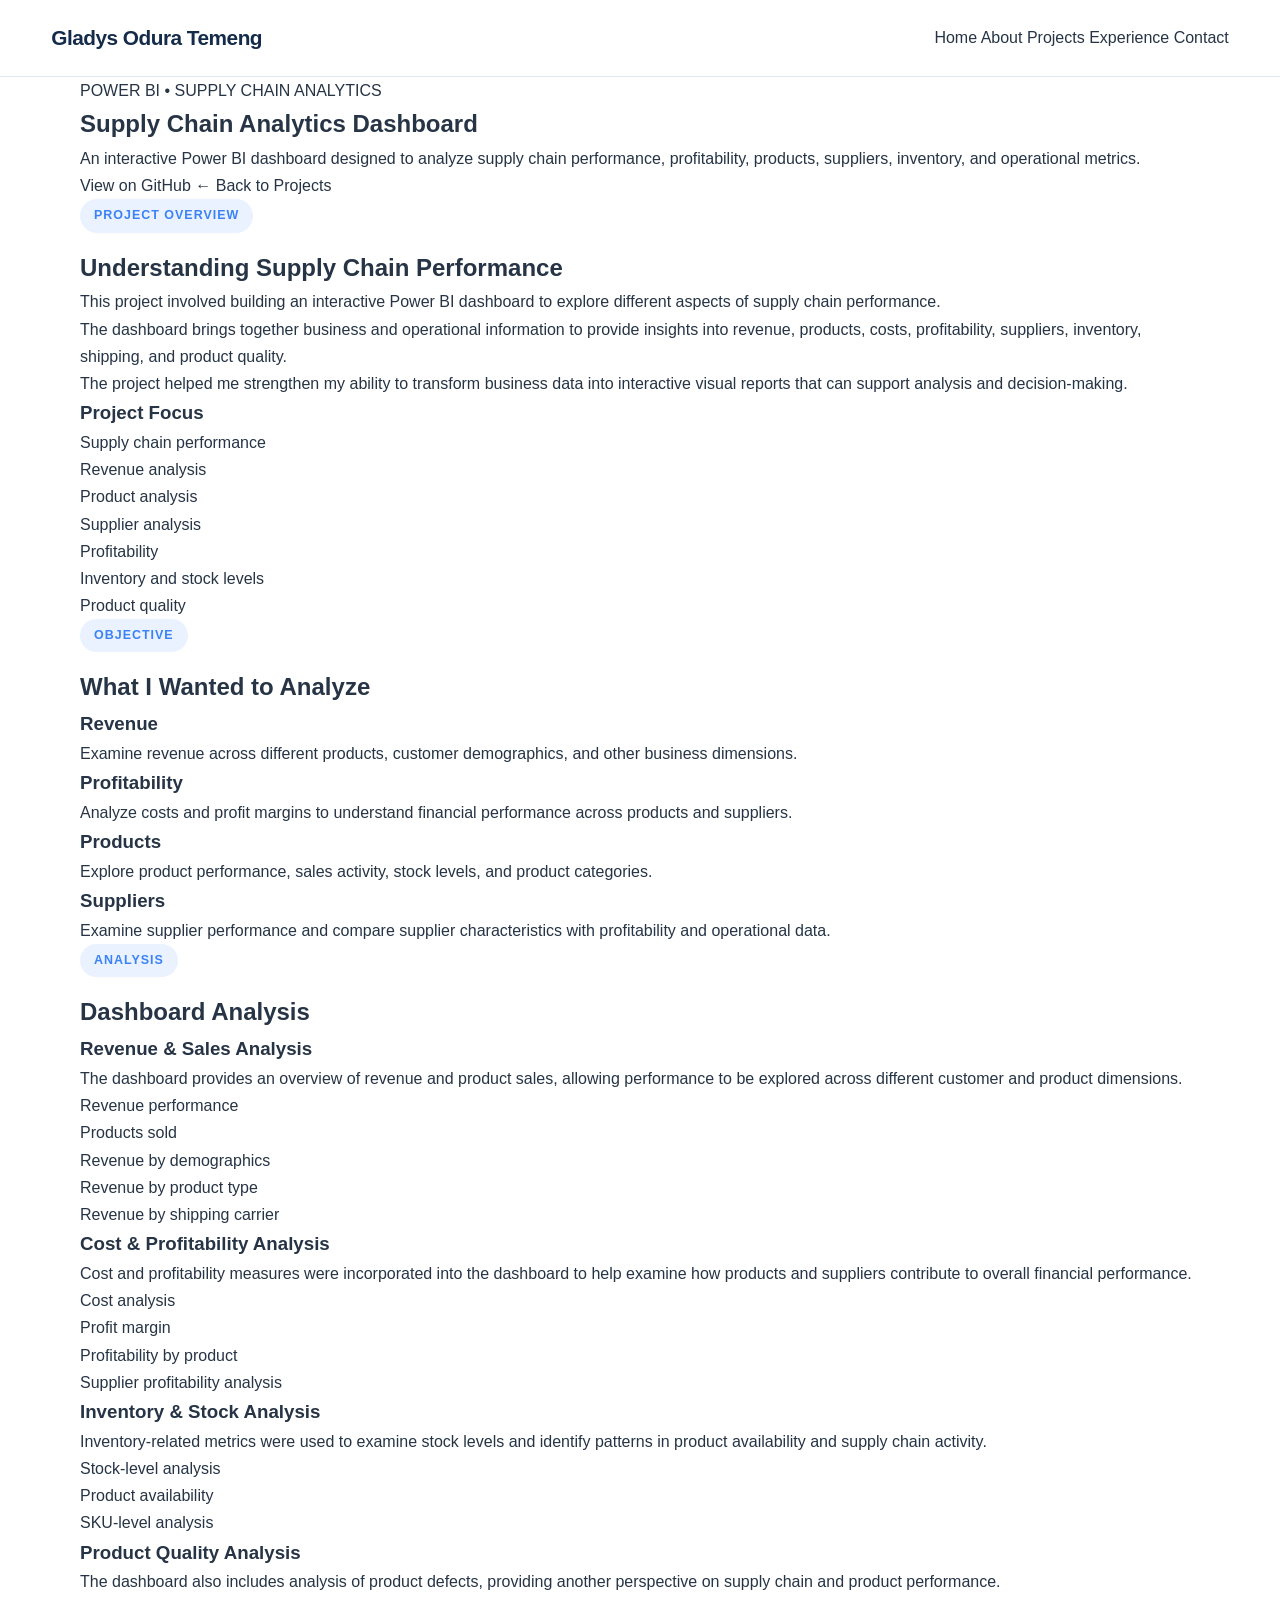
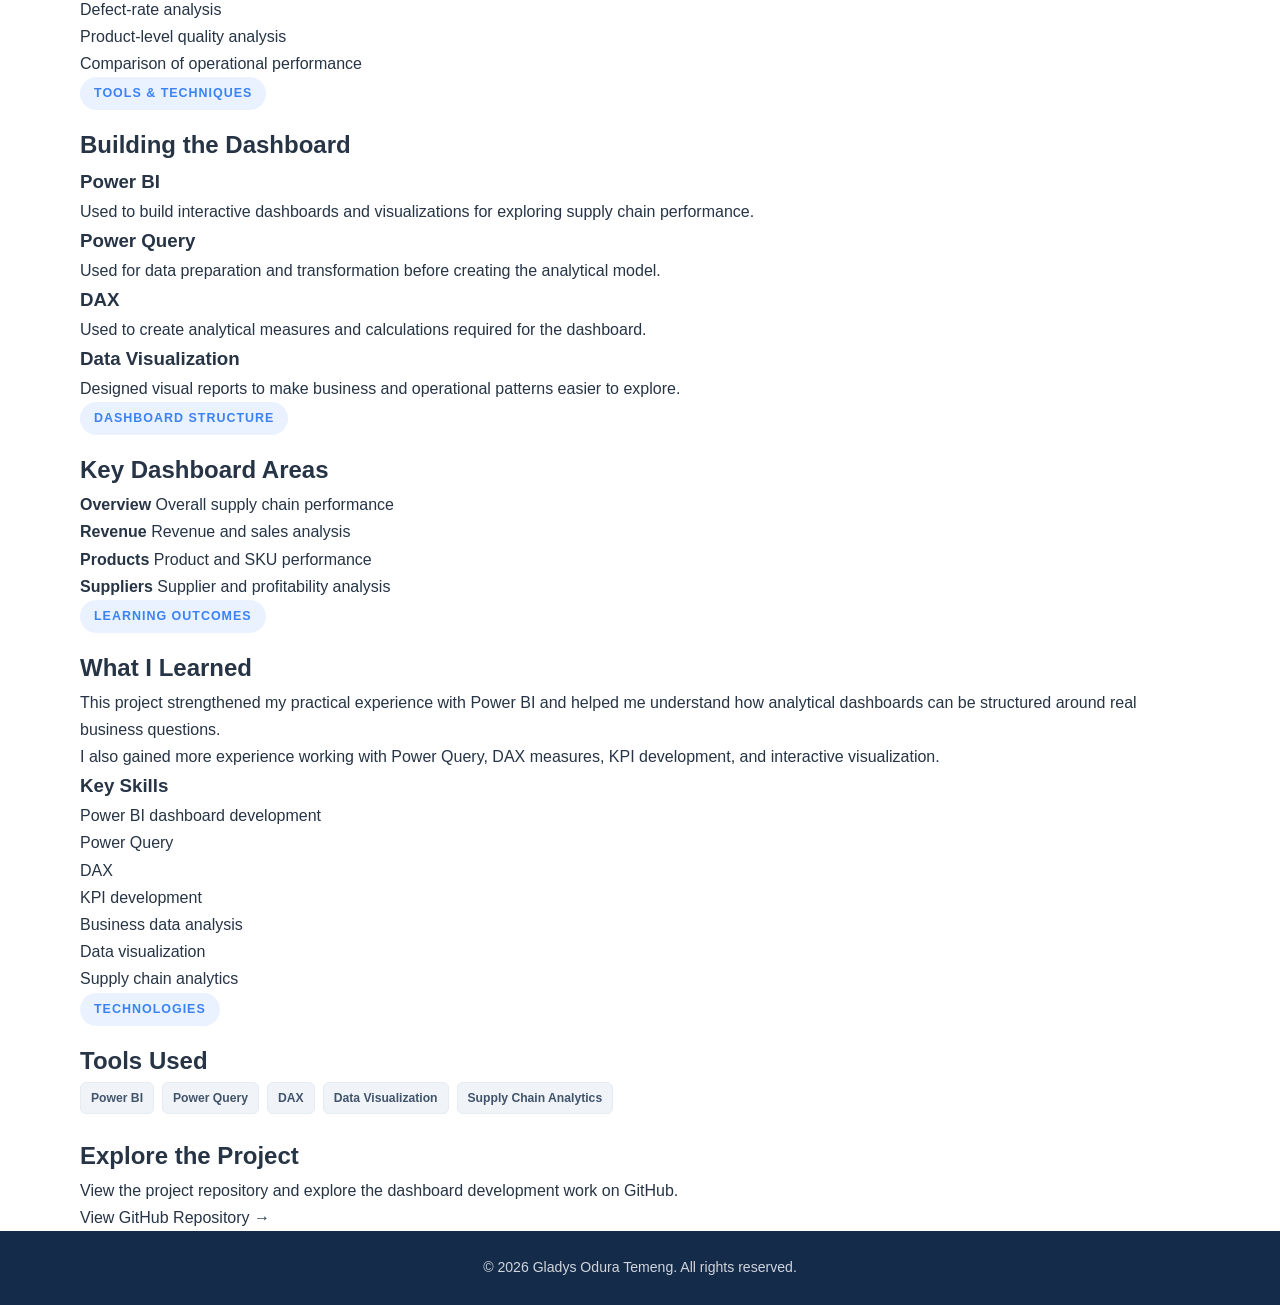
<file: projects/supply-chain.html>
<!DOCTYPE html>
<html lang="en">
<head>
    <meta charset="UTF-8">
    <meta name="viewport" content="width=device-width, initial-scale=1.0">

    <title>Supply Chain Analytics Dashboard | Gladys Odura Temeng</title>

    <meta
        name="description"
        content="A Power BI supply chain analytics dashboard analyzing revenue, costs, profitability, inventory, products, suppliers, and operational performance."
    >

    <link rel="stylesheet" href="../style.css">
</head>

<body>

    <!-- Navigation -->
    <nav class="navbar">
        <div class="nav-container">
            <a href="../index.html" class="logo">Gladys Odura Temeng</a>

            <div class="nav-links">
                <a href="../index.html">Home</a>
                <a href="../index.html#about">About</a>
                <a href="../index.html#projects">Projects</a>
                <a href="../index.html#experience">Experience</a>
                <a href="../index.html#contact">Contact</a>
            </div>
        </div>
    </nav>


    <!-- Project Hero -->
    <section class="project-hero">
        <div class="container">

            <p class="project-type">POWER BI • SUPPLY CHAIN ANALYTICS</p>

            <h1>Supply Chain Analytics Dashboard</h1>

            <p class="project-hero-text">
                An interactive Power BI dashboard designed to analyze supply chain
                performance, profitability, products, suppliers, inventory, and
                operational metrics.
            </p>

            <div class="project-actions">
                <a
                    href="https://github.com/GladysOduraTemeng/Supply-Chain-Dashboard"
                    class="btn primary-btn"
                    target="_blank"
                >
                    View on GitHub
                </a>

                <a href="../index.html#projects" class="btn secondary-btn">
                    ← Back to Projects
                </a>
            </div>

        </div>
    </section>


    <!-- Project Overview -->
    <section class="project-section">
        <div class="container">

            <div class="section-heading">
                <p class="section-label">PROJECT OVERVIEW</p>
                <h2>Understanding Supply Chain Performance</h2>
            </div>

            <div class="project-detail-grid">

                <div>
                    <p>
                        This project involved building an interactive Power BI
                        dashboard to explore different aspects of supply chain
                        performance.
                    </p>

                    <p>
                        The dashboard brings together business and operational
                        information to provide insights into revenue, products,
                        costs, profitability, suppliers, inventory, shipping,
                        and product quality.
                    </p>

                    <p>
                        The project helped me strengthen my ability to transform
                        business data into interactive visual reports that can
                        support analysis and decision-making.
                    </p>
                </div>

                <div class="project-info-card">

                    <h3>Project Focus</h3>

                    <ul>
                        <li>Supply chain performance</li>
                        <li>Revenue analysis</li>
                        <li>Product analysis</li>
                        <li>Supplier analysis</li>
                        <li>Profitability</li>
                        <li>Inventory and stock levels</li>
                        <li>Product quality</li>
                    </ul>

                </div>

            </div>

        </div>
    </section>


    <!-- Objectives -->
    <section class="project-section alternate-section">
        <div class="container">

            <div class="section-heading">
                <p class="section-label">OBJECTIVE</p>
                <h2>What I Wanted to Analyze</h2>
            </div>

            <div class="model-grid">

                <div class="model-card">
                    <h3>Revenue</h3>
                    <p>
                        Examine revenue across different products,
                        customer demographics, and other business dimensions.
                    </p>
                </div>

                <div class="model-card">
                    <h3>Profitability</h3>
                    <p>
                        Analyze costs and profit margins to understand
                        financial performance across products and suppliers.
                    </p>
                </div>

                <div class="model-card">
                    <h3>Products</h3>
                    <p>
                        Explore product performance, sales activity,
                        stock levels, and product categories.
                    </p>
                </div>

                <div class="model-card">
                    <h3>Suppliers</h3>
                    <p>
                        Examine supplier performance and compare supplier
                        characteristics with profitability and operational data.
                    </p>
                </div>

            </div>

        </div>
    </section>


    <!-- Dashboard Analysis -->
    <section class="project-section">
        <div class="container">

            <div class="section-heading">
                <p class="section-label">ANALYSIS</p>
                <h2>Dashboard Analysis</h2>
            </div>


            <!-- Revenue -->
            <div class="project-detail-block">

                <h3>Revenue & Sales Analysis</h3>

                <p>
                    The dashboard provides an overview of revenue and product
                    sales, allowing performance to be explored across different
                    customer and product dimensions.
                </p>

                <ul class="project-list">
                    <li>Revenue performance</li>
                    <li>Products sold</li>
                    <li>Revenue by demographics</li>
                    <li>Revenue by product type</li>
                    <li>Revenue by shipping carrier</li>
                </ul>

            </div>


            <!-- Costs -->
            <div class="project-detail-block">

                <h3>Cost & Profitability Analysis</h3>

                <p>
                    Cost and profitability measures were incorporated into the
                    dashboard to help examine how products and suppliers
                    contribute to overall financial performance.
                </p>

                <ul class="project-list">
                    <li>Cost analysis</li>
                    <li>Profit margin</li>
                    <li>Profitability by product</li>
                    <li>Supplier profitability analysis</li>
                </ul>

            </div>


            <!-- Inventory -->
            <div class="project-detail-block">

                <h3>Inventory & Stock Analysis</h3>

                <p>
                    Inventory-related metrics were used to examine stock levels
                    and identify patterns in product availability and supply
                    chain activity.
                </p>

                <ul class="project-list">
                    <li>Stock-level analysis</li>
                    <li>Product availability</li>
                    <li>SKU-level analysis</li>
                </ul>

            </div>


            <!-- Quality -->
            <div class="project-detail-block">

                <h3>Product Quality Analysis</h3>

                <p>
                    The dashboard also includes analysis of product defects,
                    providing another perspective on supply chain and product
                    performance.
                </p>

                <ul class="project-list">
                    <li>Defect-rate analysis</li>
                    <li>Product-level quality analysis</li>
                    <li>Comparison of operational performance</li>
                </ul>

            </div>

        </div>
    </section>


    <!-- Power BI -->
    <section class="project-section alternate-section">
        <div class="container">

            <div class="section-heading">
                <p class="section-label">TOOLS & TECHNIQUES</p>
                <h2>Building the Dashboard</h2>
            </div>

            <div class="model-grid">

                <div class="model-card">
                    <h3>Power BI</h3>
                    <p>
                        Used to build interactive dashboards and visualizations
                        for exploring supply chain performance.
                    </p>
                </div>

                <div class="model-card">
                    <h3>Power Query</h3>
                    <p>
                        Used for data preparation and transformation before
                        creating the analytical model.
                    </p>
                </div>

                <div class="model-card">
                    <h3>DAX</h3>
                    <p>
                        Used to create analytical measures and calculations
                        required for the dashboard.
                    </p>
                </div>

                <div class="model-card">
                    <h3>Data Visualization</h3>
                    <p>
                        Designed visual reports to make business and
                        operational patterns easier to explore.
                    </p>
                </div>

            </div>

        </div>
    </section>


    <!-- Dashboard Structure -->
    <section class="project-section">
        <div class="container">

            <div class="section-heading">
                <p class="section-label">DASHBOARD STRUCTURE</p>
                <h2>Key Dashboard Areas</h2>
            </div>

            <div class="project-stats">

                <div class="stat-card">
                    <strong>Overview</strong>
                    <span>Overall supply chain performance</span>
                </div>

                <div class="stat-card">
                    <strong>Revenue</strong>
                    <span>Revenue and sales analysis</span>
                </div>

                <div class="stat-card">
                    <strong>Products</strong>
                    <span>Product and SKU performance</span>
                </div>

                <div class="stat-card">
                    <strong>Suppliers</strong>
                    <span>Supplier and profitability analysis</span>
                </div>

            </div>

        </div>
    </section>


    <!-- Learning Outcomes -->
    <section class="project-section alternate-section">
        <div class="container">

            <div class="section-heading">
                <p class="section-label">LEARNING OUTCOMES</p>
                <h2>What I Learned</h2>
            </div>

            <div class="project-detail-grid">

                <div>

                    <p>
                        This project strengthened my practical experience with
                        Power BI and helped me understand how analytical
                        dashboards can be structured around real business
                        questions.
                    </p>

                    <p>
                        I also gained more experience working with Power Query,
                        DAX measures, KPI development, and interactive
                        visualization.
                    </p>

                </div>

                <div class="project-info-card">

                    <h3>Key Skills</h3>

                    <ul>
                        <li>Power BI dashboard development</li>
                        <li>Power Query</li>
                        <li>DAX</li>
                        <li>KPI development</li>
                        <li>Business data analysis</li>
                        <li>Data visualization</li>
                        <li>Supply chain analytics</li>
                    </ul>

                </div>

            </div>

        </div>
    </section>


    <!-- Technologies -->
    <section class="project-section">
        <div class="container">

            <div class="section-heading">
                <p class="section-label">TECHNOLOGIES</p>
                <h2>Tools Used</h2>
            </div>

            <div class="tags project-tags">
                <span>Power BI</span>
                <span>Power Query</span>
                <span>DAX</span>
                <span>Data Visualization</span>
                <span>Supply Chain Analytics</span>
            </div>

        </div>
    </section>


    <!-- Final CTA -->
    <section class="project-final">
        <div class="container">

            <h2>Explore the Project</h2>

            <p>
                View the project repository and explore the dashboard
                development work on GitHub.
            </p>

            <a
                href="https://github.com/GladysOduraTemeng/Supply-Chain-Dashboard"
                class="btn primary-btn"
                target="_blank"
            >
                View GitHub Repository →
            </a>

        </div>
    </section>


    <!-- Footer -->
    <footer>
        <div class="container">
            <p>© 2026 Gladys Odura Temeng. All rights reserved.</p>
        </div>
    </footer>

</body>
</html>
</file>
<file: style.css>
/* =========================================
   GLADYS ODURA TEMENG - PORTFOLIO STYLES
   ========================================= */

/* 1. GLOBAL STYLES
========================================= */

:root {
    --primary: #142b4a;
    --primary-light: #203f65;
    --accent: #3b82f6;
    --accent-light: #eaf2ff;
    --background: #ffffff;
    --background-light: #f5f8fc;
    --text: #263445;
    --text-light: #64748b;
    --border: #e2e8f0;
    --white: #ffffff;
    --shadow: 0 8px 25px rgba(20, 43, 74, 0.08);
    --transition: all 0.3s ease;
}

* {
    margin: 0;
    padding: 0;
    box-sizing: border-box;
}

html {
    scroll-behavior: smooth;
    scroll-padding-top: 85px;
}

body {
    font-family: 'Inter', 'Segoe UI', Arial, sans-serif;
    background: var(--background);
    color: var(--text);
    line-height: 1.7;
    font-size: 16px;
}

a {
    text-decoration: none;
    color: inherit;
}

ul {
    list-style: none;
}

button {
    font: inherit;
}

.container {
    width: min(1120px, 90%);
    margin: 0 auto;
}

img {
    max-width: 100%;
    display: block;
}

/* 2. NAVIGATION
========================================= */

.navbar {
    width: 100%;
    background: rgba(255, 255, 255, 0.97);
    border-bottom: 1px solid var(--border);
    position: sticky;
    top: 0;
    z-index: 1000;
    backdrop-filter: blur(12px);
}

.nav-container {
    width: min(1180px, 92%);
    min-height: 76px;
    margin: 0 auto;
    display: flex;
    align-items: center;
    justify-content: space-between;
    gap: 25px;
}

.logo {
    color: var(--primary);
    font-size: 1.3rem;
    font-weight: 800;
    letter-spacing: -0.5px;
    white-space: nowrap;
}

.navbar nav {
    display: flex;
    align-items: center;
    gap: 25px;
}

.navbar nav a {
    color: var(--text-light);
    font-size: 0.9rem;
    font-weight: 600;
    transition: var(--transition);
    position: relative;
}

.navbar nav a:hover {
    color: var(--accent);
}

.navbar nav a::after {
    content: "";
    position: absolute;
    width: 0;
    height: 2px;
    background: var(--accent);
    left: 0;
    bottom: -7px;
    transition: var(--transition);
}

.navbar nav a:hover::after {
    width: 100%;
}

/* 3. HERO SECTION
========================================= */

.hero {
    min-height: 610px;
    display: flex;
    align-items: center;
    background:
        radial-gradient(circle at 85% 20%, rgba(59, 130, 246, 0.12), transparent 30%),
        linear-gradient(135deg, #f5f8fc 0%, #ffffff 65%);
    padding: 90px 0;
}

.hero-content {
    width: min(1120px, 90%);
    margin: 0 auto;
    display: flex;
    align-items: center;
    justify-content: space-between;
    gap: 60px;
}

.hero-text {
    max-width: 760px;
}

.hero-text h1 {
    color: var(--primary);
    font-size: clamp(2.5rem, 6vw, 4.4rem);
    line-height: 1.13;
    letter-spacing: -2px;
    margin-bottom: 20px;
    font-weight: 800;
}

.hero-text h2 {
    color: var(--accent);
    font-size: clamp(1.1rem, 2.5vw, 1.5rem);
    font-weight: 600;
    margin-bottom: 22px;
}

.hero-text p {
    max-width: 690px;
    color: var(--text-light);
    font-size: 1.08rem;
    line-height: 1.9;
}

/* 4. GENERAL SECTIONS
========================================= */

.section {
    padding: 90px 0;
    background: var(--background);
}

.alternate {
    background: var(--background-light);
}

.section-label {
    display: inline-block;
    color: var(--accent);
    background: var(--accent-light);
    padding: 6px 14px;
    border-radius: 30px;
    font-size: 0.78rem;
    font-weight: 700;
    letter-spacing: 1px;
    text-transform: uppercase;
    margin-bottom: 15px;
}

.section h2 {
    color: var(--primary);
    font-size: clamp(1.8rem, 4vw, 2.5rem);
    line-height: 1.25;
    margin-bottom: 22px;
    font-weight: 800;
    letter-spacing: -0.8px;
}

.section p {
    color: var(--text-light);
    margin-bottom: 15px;
}

.section h3 {
    color: var(--primary);
    font-size: 1.2rem;
    margin-bottom: 12px;
}

/* 5. AREAS OF INTEREST
========================================= */

.interest-grid,
.skills-grid {
    display: grid;
    grid-template-columns: repeat(3, minmax(0, 1fr));
    gap: 22px;
    margin-top: 35px;
}

.interest-card {
    background: var(--white);
    border: 1px solid var(--border);
    border-radius: 14px;
    padding: 28px;
    transition: var(--transition);
}

.interest-card:hover {
    transform: translateY(-5px);
    box-shadow: var(--shadow);
    border-color: #bfd5f7;
}

.interest-card h3 {
    color: var(--primary);
    margin-bottom: 10px;
}

.interest-card p {
    font-size: 0.95rem;
    margin-bottom: 0;
}

/* 6. ABOUT SECTION
========================================= */

.about-content {
    max-width: 850px;
}

.about-content p {
    font-size: 1.04rem;
    line-height: 1.9;
}

/* 7. EDUCATION
========================================= */

.education-card {
    background: var(--white);
    border: 1px solid var(--border);
    border-left: 4px solid var(--accent);
    border-radius: 12px;
    padding: 28px 30px;
    margin-top: 25px;
    box-shadow: 0 4px 15px rgba(20, 43, 74, 0.04);
}

.education-card h3 {
    font-size: 1.2rem;
    margin-bottom: 8px;
}

.education-card p {
    margin-bottom: 6px;
}

.education-date {
    color: var(--accent);
    font-weight: 700;
    font-size: 0.9rem;
}

/* 8. RESEARCH EXPERIENCE
========================================= */

.research-card {
    background: var(--white);
    border: 1px solid var(--border);
    border-radius: 12px;
    padding: 28px;
    margin-top: 25px;
}

.research-card h3 {
    margin-bottom: 10px;
}

.research-card p {
    margin-bottom: 0;
}

/* 9. PROJECTS
========================================= */

.project-grid {
    display: grid;
    grid-template-columns: repeat(2, minmax(0, 1fr));
    gap: 28px;
    margin-top: 35px;
}

.project-card {
    background: var(--white);
    border: 1px solid var(--border);
    border-radius: 16px;
    overflow: hidden;
    display: flex;
    flex-direction: column;
    transition: var(--transition);
    box-shadow: 0 4px 15px rgba(20, 43, 74, 0.035);
}

.project-card:hover {
    transform: translateY(-6px);
    box-shadow: var(--shadow);
    border-color: #bfd5f7;
}

.project-content {
    padding: 28px;
    display: flex;
    flex-direction: column;
    align-items: flex-start;
    height: 100%;
}

.project-category {
    color: var(--accent);
    background: var(--accent-light);
    display: inline-block;
    font-size: 0.74rem;
    font-weight: 700;
    text-transform: uppercase;
    letter-spacing: 0.8px;
    padding: 5px 11px;
    border-radius: 20px;
    margin-bottom: 15px;
}

.project-card h3 {
    color: var(--primary);
    font-size: 1.2rem;
    margin-bottom: 12px;
    line-height: 1.4;
}

.project-card p {
    font-size: 0.94rem;
    line-height: 1.8;
    margin-bottom: 20px;
}

.tags {
    display: flex;
    flex-wrap: wrap;
    gap: 8px;
    margin-bottom: 22px;
}

.tags span {
    color: #42546b;
    background: #f0f4f8;
    border: 1px solid #e5ebf2;
    padding: 5px 10px;
    border-radius: 6px;
    font-size: 0.76rem;
    font-weight: 600;
}

.project-link {
    display: inline-flex;
    align-items: center;
    gap: 7px;
    color: var(--accent);
    font-weight: 700;
    font-size: 0.9rem;
    margin-top: auto;
    transition: var(--transition);
}

.project-link:hover {
    color: var(--primary);
    gap: 12px;
}

.featured-project {
    border: 1px solid #b8d1f5;
    box-shadow: 0 5px 20px rgba(59, 130, 246, 0.07);
}

/* 10. PROFESSIONAL EXPERIENCE
========================================= */

.experience-card {
    background: var(--white);
    border: 1px solid var(--border);
    border-left: 4px solid var(--accent);
    border-radius: 12px;
    padding: 30px;
    margin-top: 25px;
    box-shadow: 0 4px 15px rgba(20, 43, 74, 0.035);
}

.experience-card h3 {
    font-size: 1.2rem;
    margin-bottom: 6px;
}

.experience-card .company {
    color: var(--text);
    font-weight: 600;
    margin-bottom: 5px;
}

.experience-card .date {
    color: var(--accent);
    font-size: 0.88rem;
    font-weight: 700;
    margin-bottom: 18px;
}

.experience-list {
    padding-left: 20px;
    list-style: disc;
}

.experience-list li {
    color: var(--text-light);
    margin-bottom: 9px;
    padding-left: 5px;
    line-height: 1.7;
}

.experience-list li::marker {
    color: var(--accent);
}

/* 11. TECHNICAL SKILLS
========================================= */

.skill-card {
    background: var(--white);
    border: 1px solid var(--border);
    border-radius: 12px;
    padding: 25px;
    transition: var(--transition);
}

.skill-card:hover {
    transform: translateY(-4px);
    box-shadow: var(--shadow);
}

.skill-card h3 {
    font-size: 1.05rem;
    margin-bottom: 15px;
}

.skill-card p {
    font-size: 0.92rem;
    line-height: 1.8;
    margin-bottom: 0;
}

/* 12. TRAINING AND FELLOWSHIP
========================================= */

.training-card {
    background: var(--white);
    border: 1px solid var(--border);
    border-radius: 12px;
    padding: 28px;
    margin-top: 25px;
}

.training-card h3 {
    margin-bottom: 8px;
}

.training-card p {
    margin-bottom: 6px;
}

/* 13. CONTACT SECTION
========================================= */

.contact-section {
    text-align: center;
}

.contact-section .container {
    max-width: 760px;
}

.contact-section p {
    font-size: 1.02rem;
}

.contact-links {
    display: flex;
    justify-content: center;
    flex-wrap: wrap;
    gap: 15px;
    margin-top: 30px;
}

.contact-links a {
    display: inline-flex;
    align-items: center;
    justify-content: center;
    padding: 12px 25px;
    border: 1px solid var(--accent);
    border-radius: 8px;
    color: var(--accent);
    font-weight: 700;
    transition: var(--transition);
}

.contact-links a:hover {
    background: var(--accent);
    color: var(--white);
    transform: translateY(-3px);
}

/* 14. FOOTER
========================================= */

footer {
    background: var(--primary);
    color: rgba(255, 255, 255, 0.8);
    text-align: center;
    padding: 25px 15px;
}

footer p {
    font-size: 0.88rem;
    margin: 0;
}

/* 15. RESPONSIVE DESIGN
========================================= */

@media (max-width: 900px) {

    .nav-container {
        flex-direction: column;
        justify-content: center;
        padding: 15px 0;
        gap: 12px;
    }

    .navbar nav {
        justify-content: center;
        flex-wrap: wrap;
        gap: 15px 20px;
    }

    .hero {
        min-height: auto;
        padding: 75px 0;
    }

    .hero-content {
        gap: 30px;
    }

    .interest-grid,
    .skills-grid {
        grid-template-columns: repeat(2, minmax(0, 1fr));
    }
}

@media (max-width: 650px) {

    body {
        font-size: 15px;
    }

    .container {
        width: 90%;
    }

    .nav-container {
        width: 94%;
    }

    .logo {
        font-size: 1.15rem;
    }

    .navbar nav {
        gap: 10px 15px;
    }

    .navbar nav a {
        font-size: 0.8rem;
    }

    .hero {
        padding: 65px 0;
    }

    .hero-content {
        width: 90%;
    }

    .hero-text h1 {
        font-size: 2.55rem;
        letter-spacing: -1.3px;
    }

    .hero-text h2 {
        font-size: 1.15rem;
    }

    .hero-text p {
        font-size: 0.98rem;
    }

    .section {
        padding: 65px 0;
    }

    .section h2 {
        font-size: 1.9rem;
    }

    .project-grid,
    .interest-grid,
    .skills-grid {
        grid-template-columns: 1fr;
    }

    .project-content {
        padding: 23px;
    }

    .education-card,
    .research-card,
    .experience-card,
    .training-card {
        padding: 23px;
    }

    .contact-links {
        flex-direction: column;
        align-items: stretch;
    }

    .contact-links a {
        width: 100%;
    }
}

/* 16. ACCESSIBILITY
========================================= */

a:focus-visible,
button:focus-visible {
    outline: 3px solid var(--accent);
    outline-offset: 4px;
}

::selection {
    background: var(--accent);
    color: var(--white);
}
</file>
